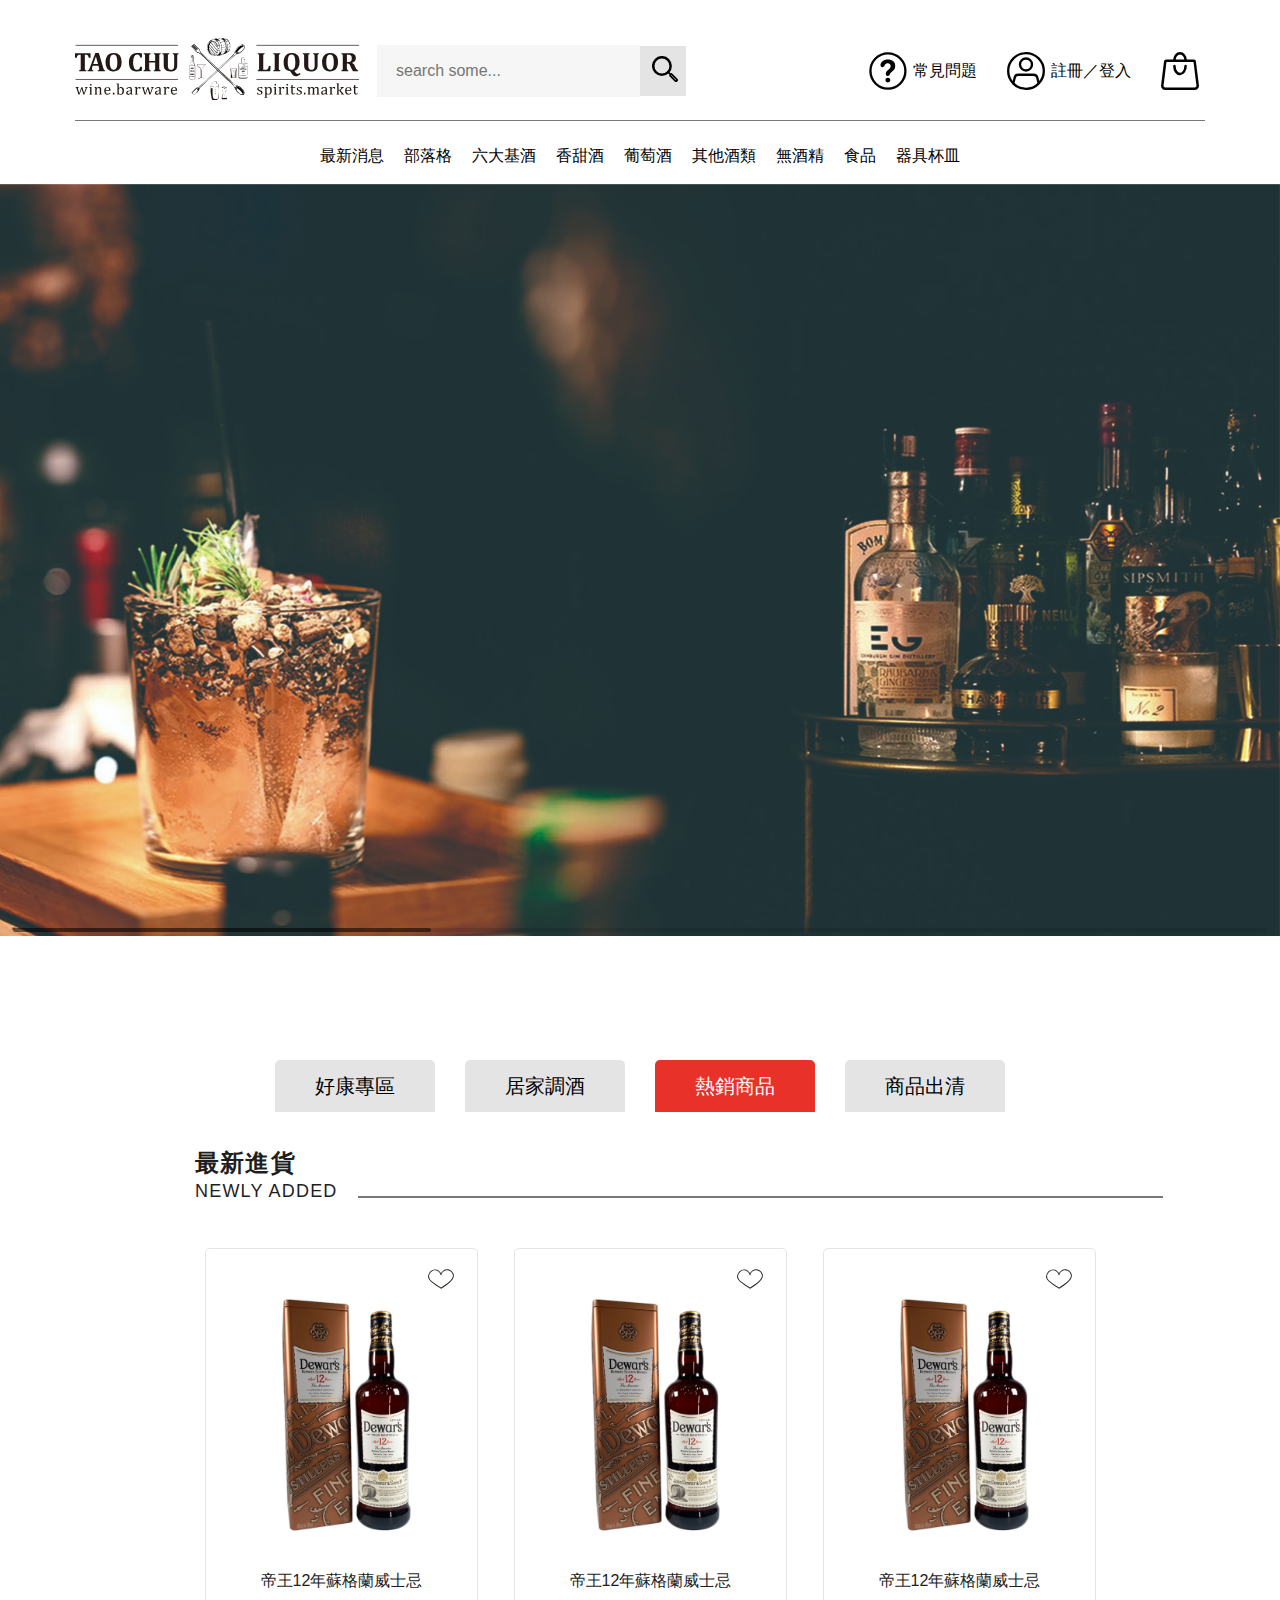
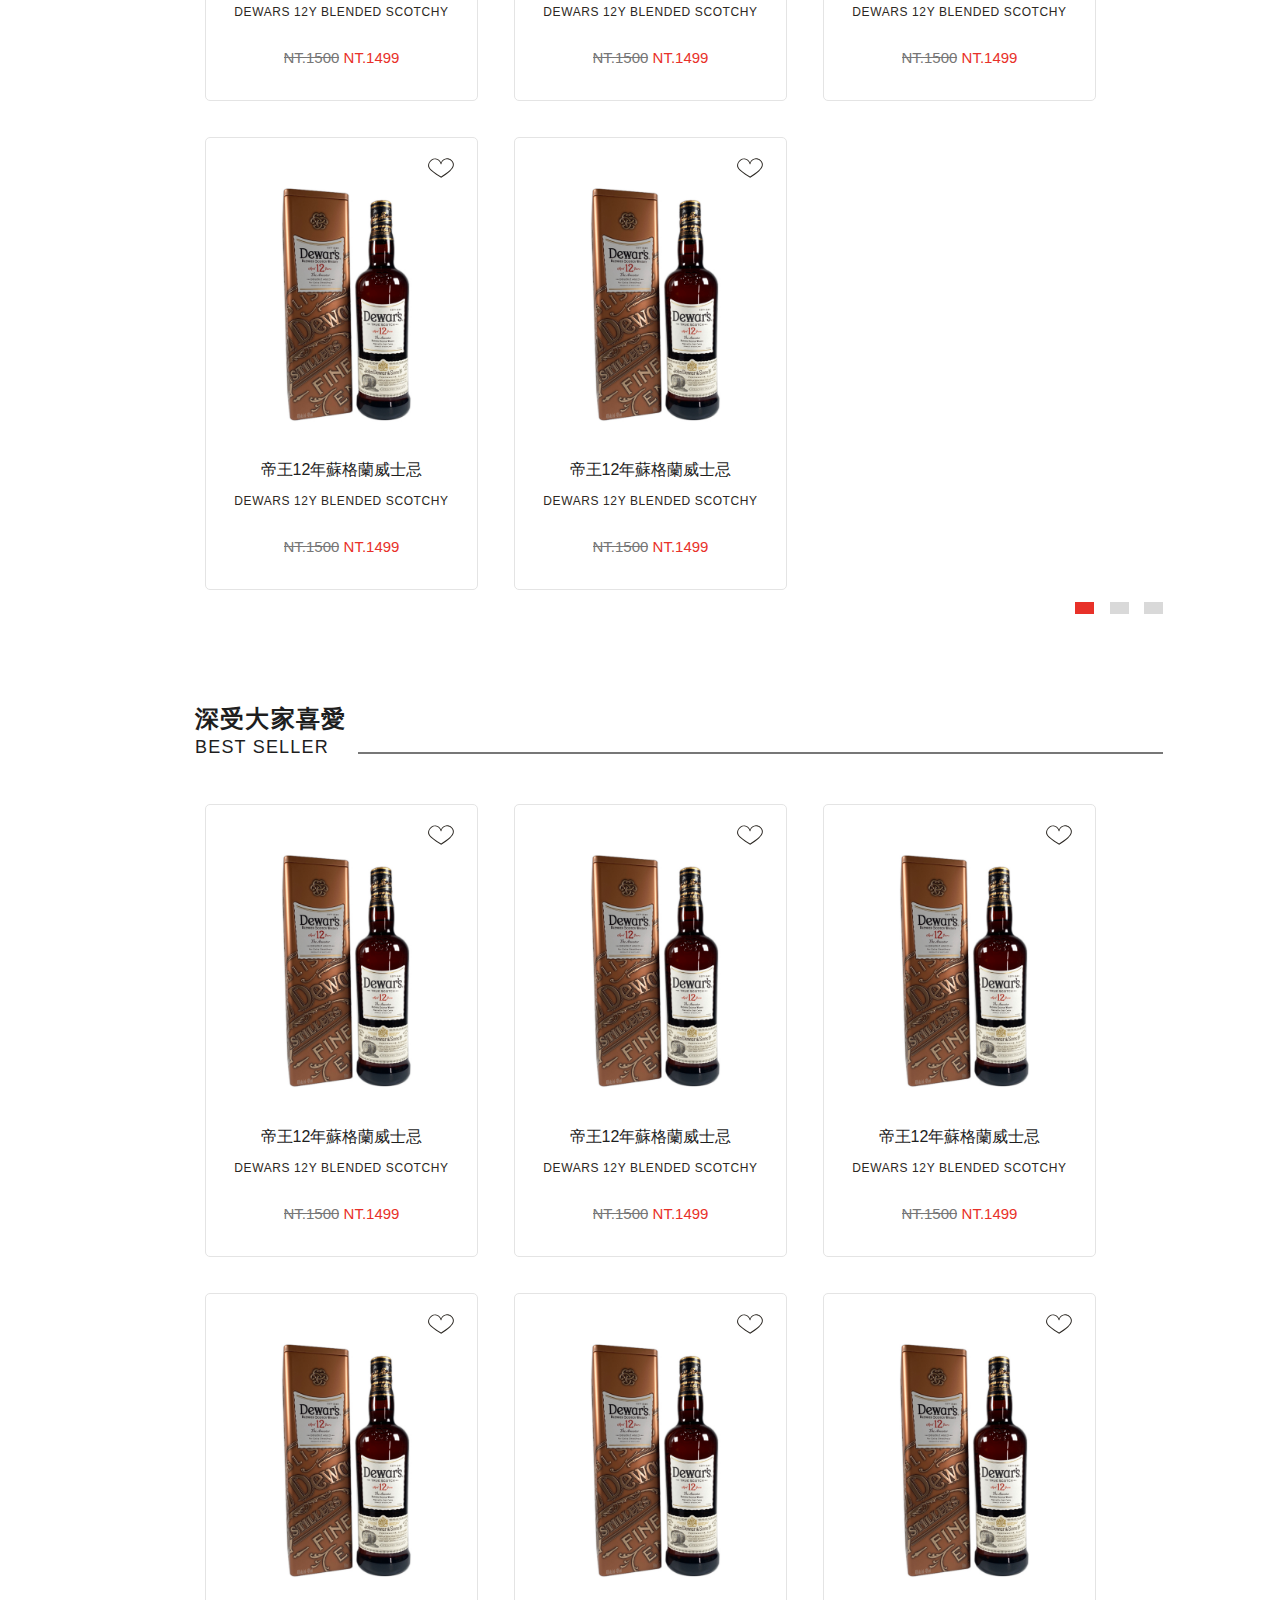
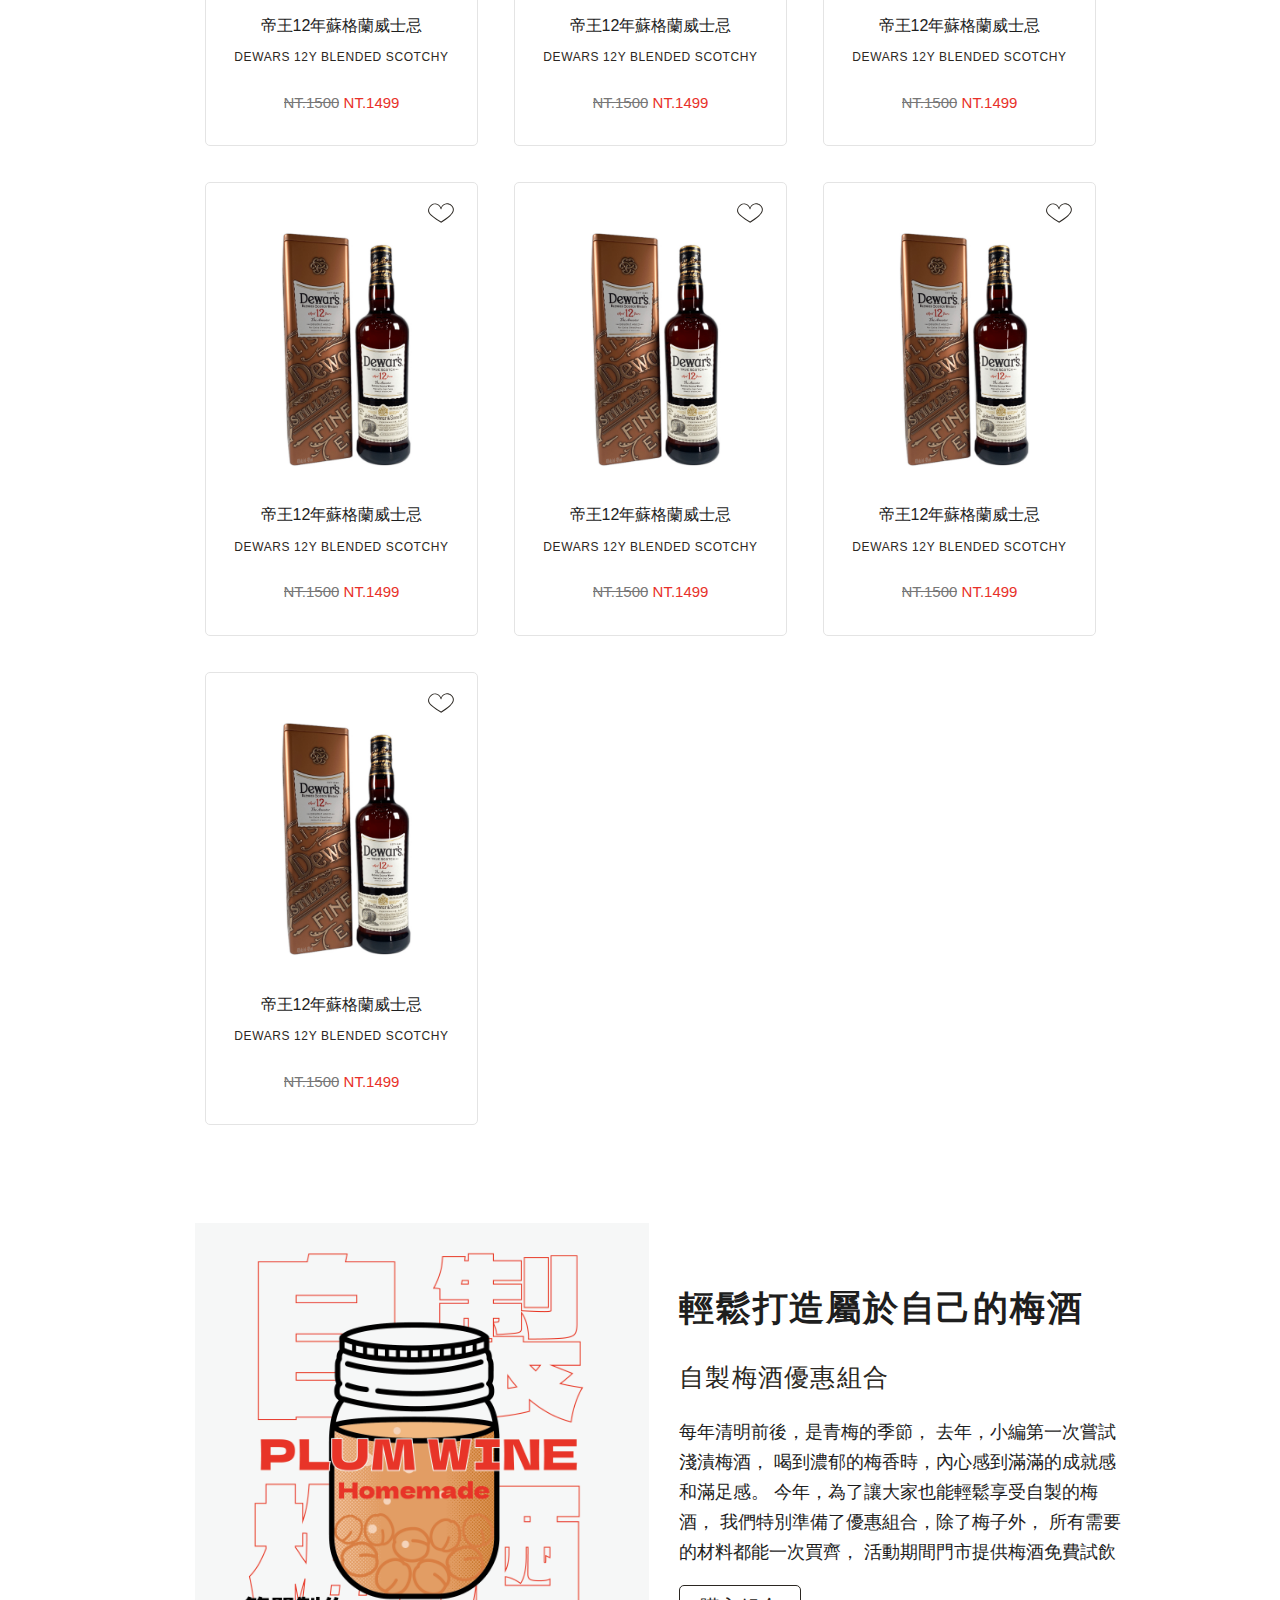
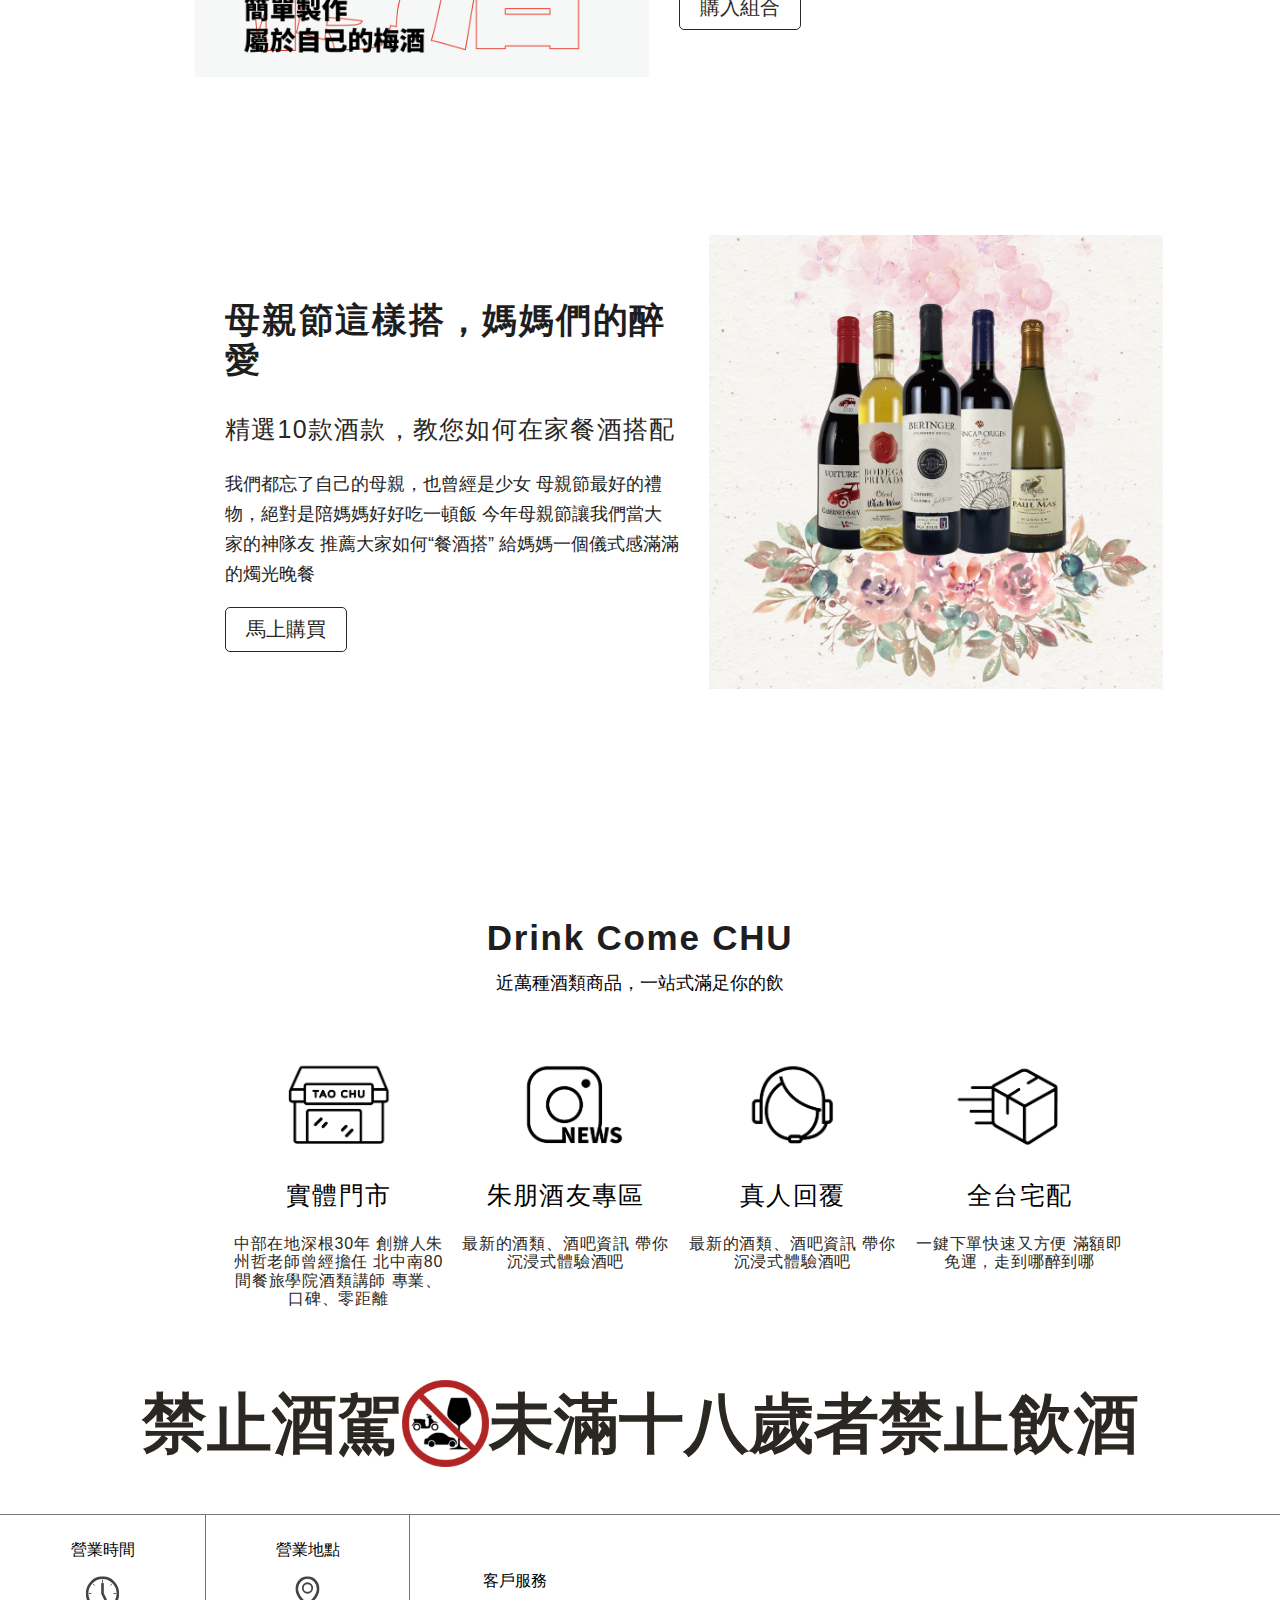
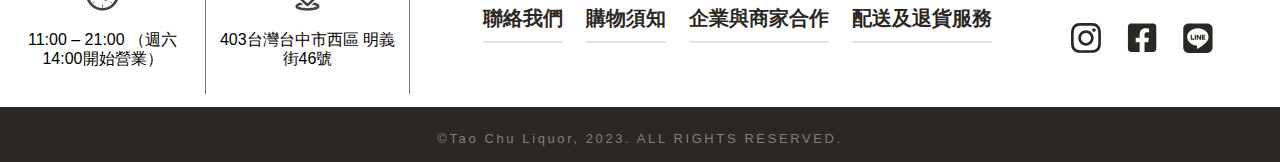
<file: index.html>
<!DOCTYPE html>
<html lang="zh-Hant">
<head>
  <meta charset="UTF-8">
  <meta name="viewport" content="width=device-width, initial-scale=1.0">
  <link
    rel="stylesheet"
    href="https://cdn.jsdelivr.net/npm/swiper@11/swiper-bundle.min.css"
  />
  <link href="https://cdn.jsdelivr.net/npm/bootstrap@5.3.2/dist/css/bootstrap.min.css" rel="stylesheet" integrity="sha384-T3c6CoIi6uLrA9TneNEoa7RxnatzjcDSCmG1MXxSR1GAsXEV/Dwwykc2MPK8M2HN" crossorigin="anonymous">

  <script src="https://cdn.jsdelivr.net/npm/swiper@11/swiper-bundle.min.js"></script>

  <link rel="stylesheet" href="./CSS/normalize.css">
  <link rel="stylesheet" href="./CSS/main.css">
  <link rel="stylesheet" href="./CSS/home.css">
  
  <title>陶朱行 Tao Chu Liquor</title>
</head>
<body>
  <!-- Header -->
  <header class="header-wrap">
    <div class="header-search">
      <a href="./">
        <img src="./images/logo.svg" alt="陶朱行 Tao Chu Liquor" class="logo">
      </a>
      
      <div class="header-search-wrap">
        <input type="text" class="header-search-container" placeholder="search some...">

        <button type="submit" class="header-search-handler">
          <img src="./images/zoomin-icon.svg" alt="">
        </button>
      </div>

    </div>


    
    <ul class="manage-container">
     <li class="qa">
        <img src="./images/faq-icon.svg" alt="">
        <p>常見問題</p>
      </li>
      
      <li class="vector">
        <img src="./images/Vector.svg" alt="">
        <p>註冊／登入</p>
      </li>

      <li class="shopping">
        <img src="./images/shoping-bag.svg" alt="">
      </li>
    </ul>
    
  </header>

  <main>
    <nav class="nav-wrap">
      <ul>
        <li><a href="./products.html">最新消息</a></li>
        <li><a href="./blogList.html">部落格</a></li>
        <li><a href="./products.html">六大基酒</a></li>
        <li><a href="./products.html">香甜酒</a></li>
        <li><a href="./products.html">葡萄酒</a></li>
        <li><a href="./products.html">其他酒類</a></li>
        <li><a href="./products.html">無酒精</a></li>
        <li><a href="./products.html">食品</a></li>
        <li><a href="./products.html">器具杯皿</a></li>
      </ul>
    </nav>

    <section> 
      <div class="swiper">
        
        <div class="swiper-wrapper">
        
          <div class="swiper-slide">
            <img src="./images/swiper/loop1.jpg" alt="">
          </div>

          <div class="swiper-slide">
            <img src="./images/swiper/loop2.jpg" alt="">
          </div>

          <div class="swiper-slide">
            <img src="./images/swiper/loop3.jpg" alt="">
          </div>
    
        </div>

        
        <div class="swiper-scrollbar"></div>
      </div>
    </section>

    <section class="campaign-wrap">
      <ul class="campaign-head">
        <li>好康專區</li>
        <li>居家調酒</li>
        <li class="active">熱銷商品</li>
        <li>商品出清</li>
      </ul>

      <div class="campaign-container">
        <p class="campaign-container-label">最新進貨</p>
        <p class="campaign-container-label-sub">NEWLY ADDED</p>

        <div class="campaign-container-product">
          <div class="campaign-container-product-item">
            <img src="./images/product/product1.jpg" alt="">

            <p>帝王12年蘇格蘭威士忌</p>
            <p>DEWARS 12Y BLENDED SCOTCHY</p>
            <p>
              <span class="primary-gray discount">NT.1500</span>
              <span class="primary-red">NT.1499</span>
            </p>

            <img src="./images/heart-icon.svg" alt="" class="campaign-container-product-item-fav">
          </div>
          <div class="campaign-container-product-item">
            <img src="./images/product/product1.jpg" alt="">

            <p>帝王12年蘇格蘭威士忌</p>
            <p>DEWARS 12Y BLENDED SCOTCHY</p>
            <p>
              <span class="primary-gray discount">NT.1500</span>
              <span class="primary-red">NT.1499</span>
            </p>

            <img src="./images/heart-icon.svg" alt="" class="campaign-container-product-item-fav">
          </div>
          <div class="campaign-container-product-item">
            <img src="./images/product/product1.jpg" alt="">

            <p>帝王12年蘇格蘭威士忌</p>
            <p>DEWARS 12Y BLENDED SCOTCHY</p>
            <p>
              <span class="primary-gray discount">NT.1500</span>
              <span class="primary-red">NT.1499</span>
            </p>

            <img src="./images/heart-icon.svg" alt="" class="campaign-container-product-item-fav">
          </div>
          <div class="campaign-container-product-item">
            <img src="./images/product/product1.jpg" alt="">

            <p>帝王12年蘇格蘭威士忌</p>
            <p>DEWARS 12Y BLENDED SCOTCHY</p>
            <p>
              <span class="primary-gray discount">NT.1500</span>
              <span class="primary-red">NT.1499</span>
            </p>

            <img src="./images/heart-icon.svg" alt="" class="campaign-container-product-item-fav">
          </div>
          <div class="campaign-container-product-item">
            <img src="./images/product/product1.jpg" alt="">

            <p>帝王12年蘇格蘭威士忌</p>
            <p>DEWARS 12Y BLENDED SCOTCHY</p>
            <p>
              <span class="primary-gray discount">NT.1500</span>
              <span class="primary-red">NT.1499</span>
            </p>

            <img src="./images/heart-icon.svg" alt="" class="campaign-container-product-item-fav">
          </div>
        </div>

        

        <div class="campaign-navigation">
          <span class="active"></span>
          <span></span>
          <span></span>
        </div>
      </div>
    </section>

    <section class="campaign-wrap">

      <div class="campaign-container">
        <p class="campaign-container-label">深受大家喜愛</p>
        <p class="campaign-container-label-sub">BEST SELLER</p>

        <div class="campaign-container-product">
          <div class="campaign-container-product-item">
            <img src="./images/product/product1.jpg" alt="">

            <p>帝王12年蘇格蘭威士忌</p>
            <p>DEWARS 12Y BLENDED SCOTCHY</p>
            <p>
              <span class="primary-gray discount">NT.1500</span>
              <span class="primary-red">NT.1499</span>
            </p>

            <img src="./images/heart-icon.svg" alt="" class="campaign-container-product-item-fav">
          </div>

          <div class="campaign-container-product-item">
            <img src="./images/product/product1.jpg" alt="">

            <p>帝王12年蘇格蘭威士忌</p>
            <p>DEWARS 12Y BLENDED SCOTCHY</p>
            <p>
              <span class="primary-gray discount">NT.1500</span>
              <span class="primary-red">NT.1499</span>
            </p>

            <img src="./images/heart-icon.svg" alt="" class="campaign-container-product-item-fav">
          </div>

          <div class="campaign-container-product-item">
            <img src="./images/product/product1.jpg" alt="">

            <p>帝王12年蘇格蘭威士忌</p>
            <p>DEWARS 12Y BLENDED SCOTCHY</p>
            <p>
              <span class="primary-gray discount">NT.1500</span>
              <span class="primary-red">NT.1499</span>
            </p>

            <img src="./images/heart-icon.svg" alt="" class="campaign-container-product-item-fav">
          </div>
          
          <div class="campaign-container-product-item">
            <img src="./images/product/product1.jpg" alt="">

            <p>帝王12年蘇格蘭威士忌</p>
            <p>DEWARS 12Y BLENDED SCOTCHY</p>
            <p>
              <span class="primary-gray discount">NT.1500</span>
              <span class="primary-red">NT.1499</span>
            </p>

            <img src="./images/heart-icon.svg" alt="" class="campaign-container-product-item-fav">
          </div>

          <div class="campaign-container-product-item">
            <img src="./images/product/product1.jpg" alt="">

            <p>帝王12年蘇格蘭威士忌</p>
            <p>DEWARS 12Y BLENDED SCOTCHY</p>
            <p>
              <span class="primary-gray discount">NT.1500</span>
              <span class="primary-red">NT.1499</span>
            </p>

            <img src="./images/heart-icon.svg" alt="" class="campaign-container-product-item-fav">
          </div>

          <div class="campaign-container-product-item">
            <img src="./images/product/product1.jpg" alt="">

            <p>帝王12年蘇格蘭威士忌</p>
            <p>DEWARS 12Y BLENDED SCOTCHY</p>
            <p>
              <span class="primary-gray discount">NT.1500</span>
              <span class="primary-red">NT.1499</span>
            </p>

            <img src="./images/heart-icon.svg" alt="" class="campaign-container-product-item-fav">
          </div>

          <div class="campaign-container-product-item">
            <img src="./images/product/product1.jpg" alt="">

            <p>帝王12年蘇格蘭威士忌</p>
            <p>DEWARS 12Y BLENDED SCOTCHY</p>
            <p>
              <span class="primary-gray discount">NT.1500</span>
              <span class="primary-red">NT.1499</span>
            </p>

            <img src="./images/heart-icon.svg" alt="" class="campaign-container-product-item-fav">
          </div>

          <div class="campaign-container-product-item">
            <img src="./images/product/product1.jpg" alt="">

            <p>帝王12年蘇格蘭威士忌</p>
            <p>DEWARS 12Y BLENDED SCOTCHY</p>
            <p>
              <span class="primary-gray discount">NT.1500</span>
              <span class="primary-red">NT.1499</span>
            </p>

            <img src="./images/heart-icon.svg" alt="" class="campaign-container-product-item-fav">
          </div>

          <div class="campaign-container-product-item">
            <img src="./images/product/product1.jpg" alt="">

            <p>帝王12年蘇格蘭威士忌</p>
            <p>DEWARS 12Y BLENDED SCOTCHY</p>
            <p>
              <span class="primary-gray discount">NT.1500</span>
              <span class="primary-red">NT.1499</span>
            </p>

            <img src="./images/heart-icon.svg" alt="" class="campaign-container-product-item-fav">
          </div>

          <div class="campaign-container-product-item">
            <img src="./images/product/product1.jpg" alt="">

            <p>帝王12年蘇格蘭威士忌</p>
            <p>DEWARS 12Y BLENDED SCOTCHY</p>
            <p>
              <span class="primary-gray discount">NT.1500</span>
              <span class="primary-red">NT.1499</span>
            </p>

            <img src="./images/heart-icon.svg" alt="" class="campaign-container-product-item-fav">
          </div>
        </div>
      </div>
    </section>
    <section class="intro-wrap">
      <div class="intro-card-container">
        <div class="intro-card">
          <div>
            <img src="./images//intro/sweetmei.png" alt="">
          </div>

          <div class="intro-card-ctx">
            <p class="intro-card-ctx-main">
              輕鬆打造屬於自己的梅酒
            </p>
            <p class="intro-card-ctx-sub">
              自製梅酒優惠組合
            </p>
            <p class="intro-card-ctx-detail">
              每年清明前後，是青梅的季節， 去年，小編第一次嘗試淺漬梅酒， 喝到濃郁的梅香時，內心感到滿滿的成就感和滿足感。 今年，為了讓大家也能輕鬆享受自製的梅酒， 我們特別準備了優惠組合，除了梅子外， 所有需要的材料都能一次買齊， 活動期間門市提供梅酒免費試飲
            </p>
            
            <a href="#" class="intro-card-ctx-link">購入組合</a>
          </div>
        </div>

        <div class="intro-card">
          <div class="intro-card-ctx">
            <p class="intro-card-ctx-main">
              母親節這樣搭，媽媽們的醉愛
            </p>
            <p class="intro-card-ctx-sub">
              精選10款酒款，教您如何在家餐酒搭配
            </p>
            <p class="intro-card-ctx-detail">
              我們都忘了自己的母親，也曾經是少女 母親節最好的禮物，絕對是陪媽媽好好吃一頓飯 今年母親節讓我們當大家的神隊友 推薦大家如何“餐酒搭” 給媽媽一個儀式感滿滿的燭光晚餐
            </p>
            
            <a href="#" class="intro-card-ctx-link">馬上購買</a>
          </div>

          <div>
            <img src="./images//intro/motherfest.png" alt="">
          </div>
        </div>
      
      </div>
    </section>

    <section class="about-wrap">
      <p class="about-head-main">Drink Come CHU</p>
      <p class="about-head-sub">近萬種酒類商品，一站式滿足你的飲</p>

      <div class="about-container">
        <div class="about-item">
          <img src="./images/icons/store.png" alt="">
          <p>實體門市</p>
          <p>中部在地深根30年
            創辦人朱州哲老師曾經擔任
            北中南80間餐旅學院酒類講師
            專業、口碑、零距離</p>
        </div>

        <div class="about-item">
          <img src="./images//icons/news.png" alt="">
          <p>朱朋酒友專區</p>
          <p>最新的酒類、酒吧資訊
            帶你沉浸式體驗酒吧</p>
        </div>

        <div class="about-item">
          <img src="./images//icons/service.png" alt="">
          <p>真人回覆</p>
          <p>最新的酒類、酒吧資訊
            帶你沉浸式體驗酒吧</p>
        </div>

        <div class="about-item">
          <img src="./images//icons/deliver.png" alt="">
          <p>全台宅配</p>
          <p>一鍵下單快速又方便
            滿額即免運，走到哪醉到哪</p>
        </div>
      </div>
    </section>

  </main>


  <div class="notice">
    <span>禁止酒駕</span>
    <img src="./images/icons/wlogo.svg" alt="">
    <span>未滿十八歲者禁止飲酒</span>
  </div>

  <div class="info-wrap">
    <div class="info-about">
      <div class="info-location">
        <p>營業時間</p>
        <img src="./images/icons/time.svg" alt="">
        <p>11:00 – 21:00
          （週六14:00開始營業）</p>
      </div>
  
      <div  class="info-time">
        <p>營業地點</p>
        <img src="./images//icons/location.svg" alt="">
        <p>403台灣台中市西區
          明義街46號</p>
      </div>
    </div>
    
    <div class="info-container">
      <div class="info-services">
        <p>客戶服務</p>
        <div class="info-services-list">
          <a href="#">聯絡我們</a>
          <a href="#">購物須知</a>
          <a href="#">企業與商家合作</a>
          <a href="#">配送及退貨服務</a>
        </div>
        
      </div>
      
      <div class="info-external">
        <a href="#">
          <img src="./images//icons/icon_Instagram.svg" alt="">
        </a>
        <a href="#">
          <img src="./images//icons/icon_Facebook.svg" alt="">
        </a>
        <a href="#">
          <img src="./images//icons/icon_Line.svg" alt="">
        </a>
      </div>
    </div>

  </div>

  <footer>
    <p>
      ©Tao Chu Liquor, 2023. ALL RIGHTS RESERVED.
    </p>
  </footer>
  

  <script src="./js/swiper.js"></script>
</body>
</html>
</file>
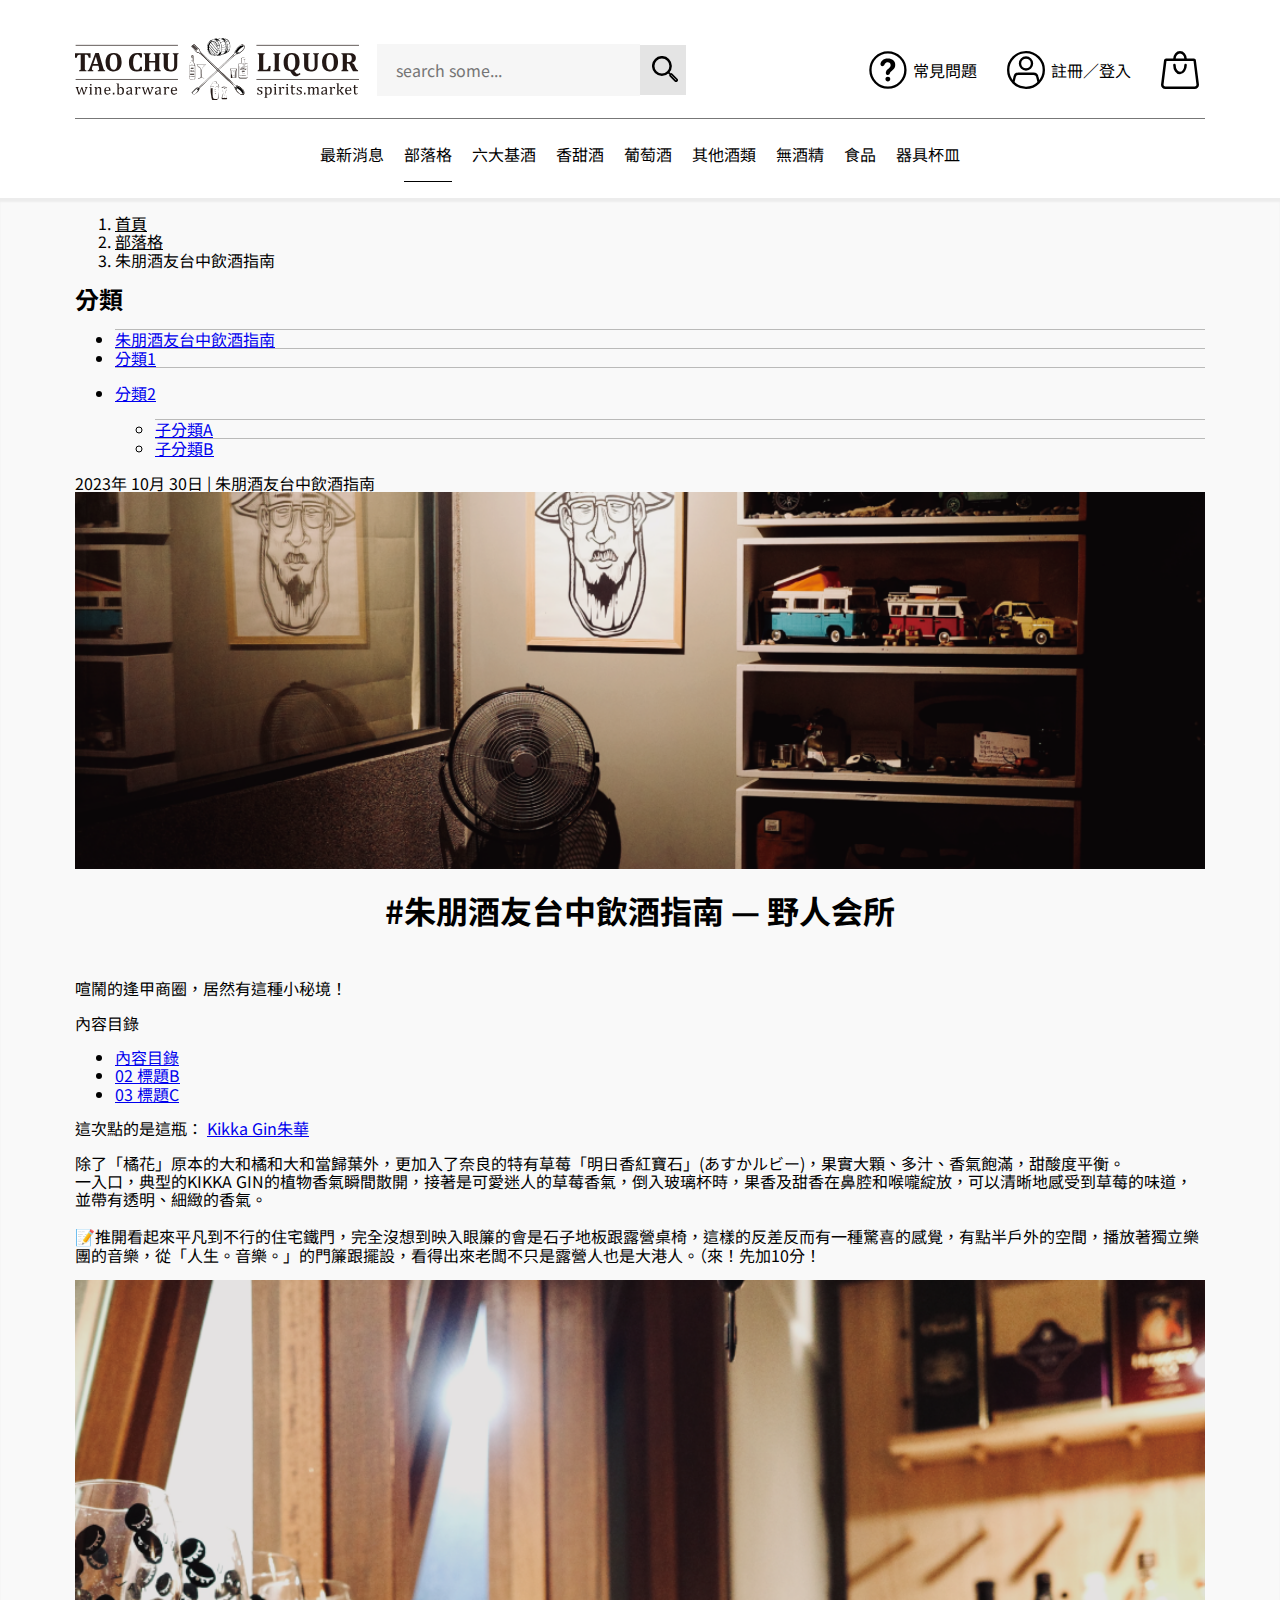
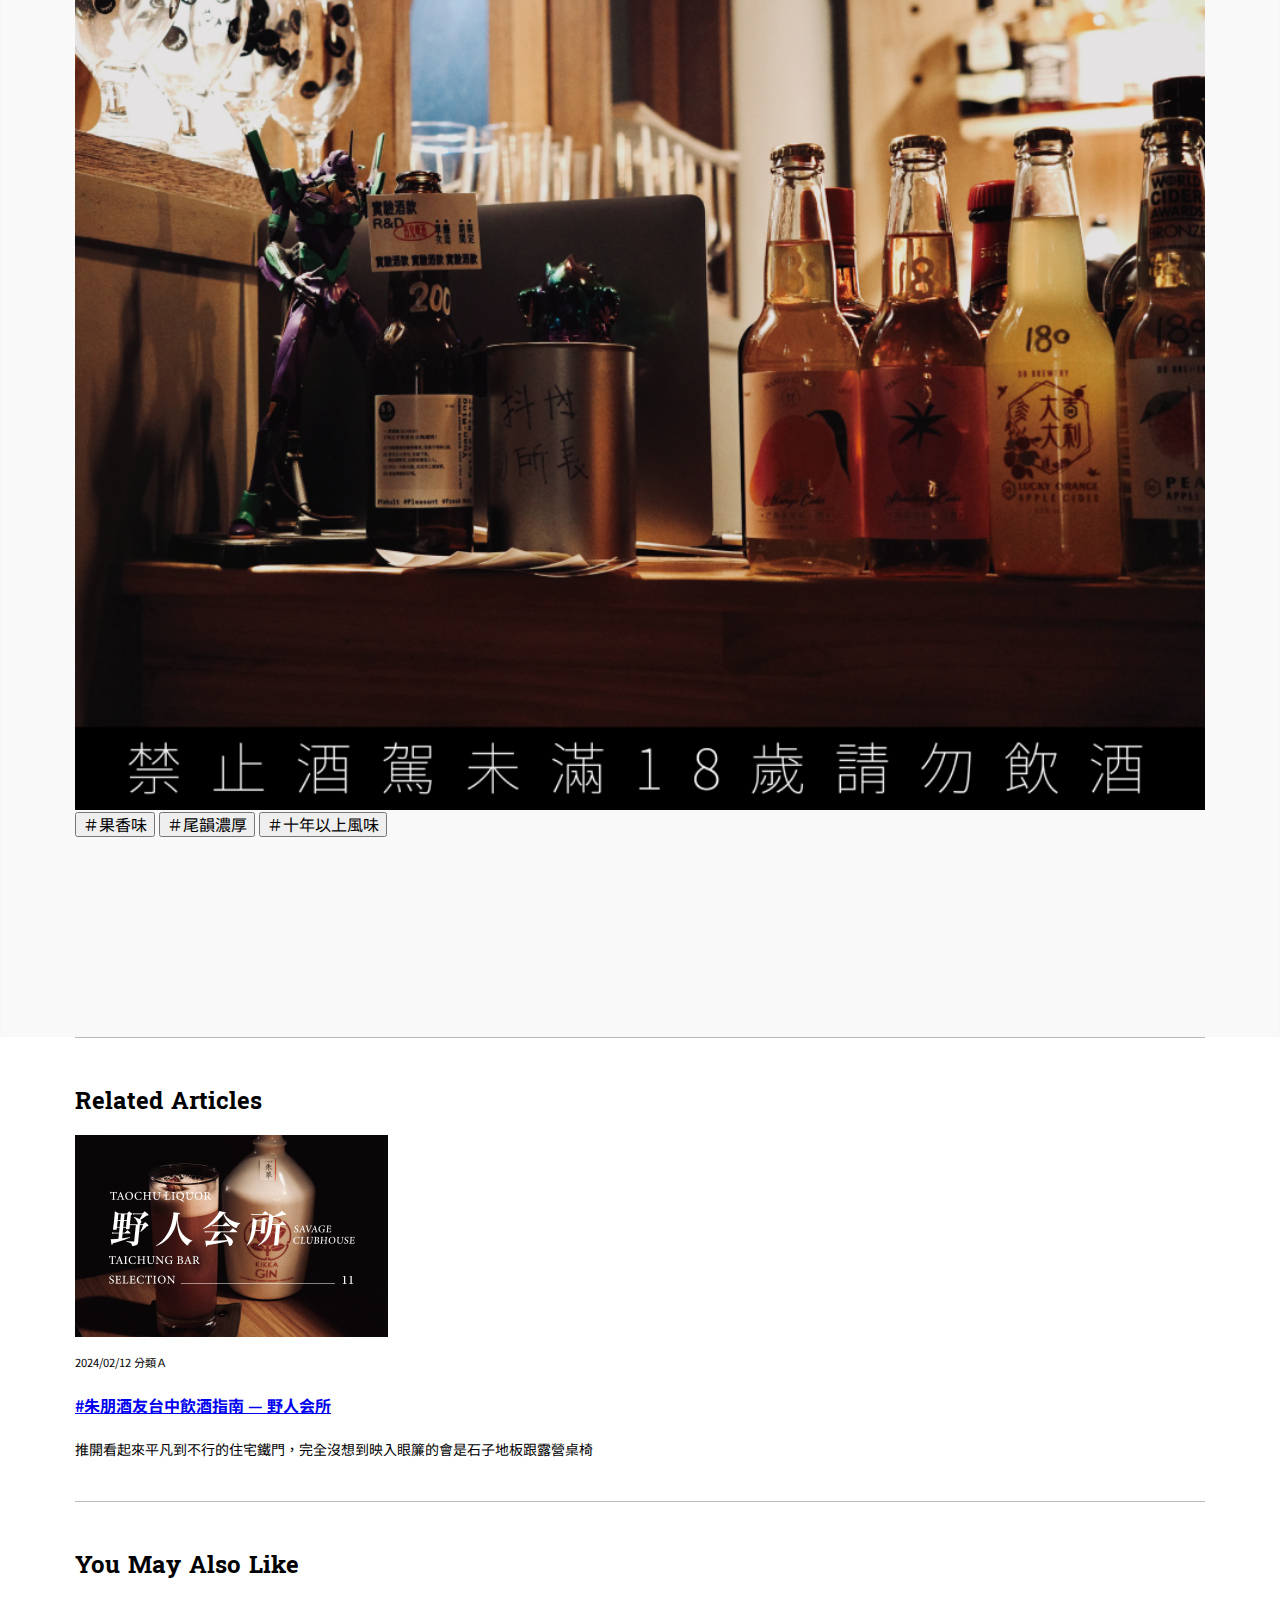
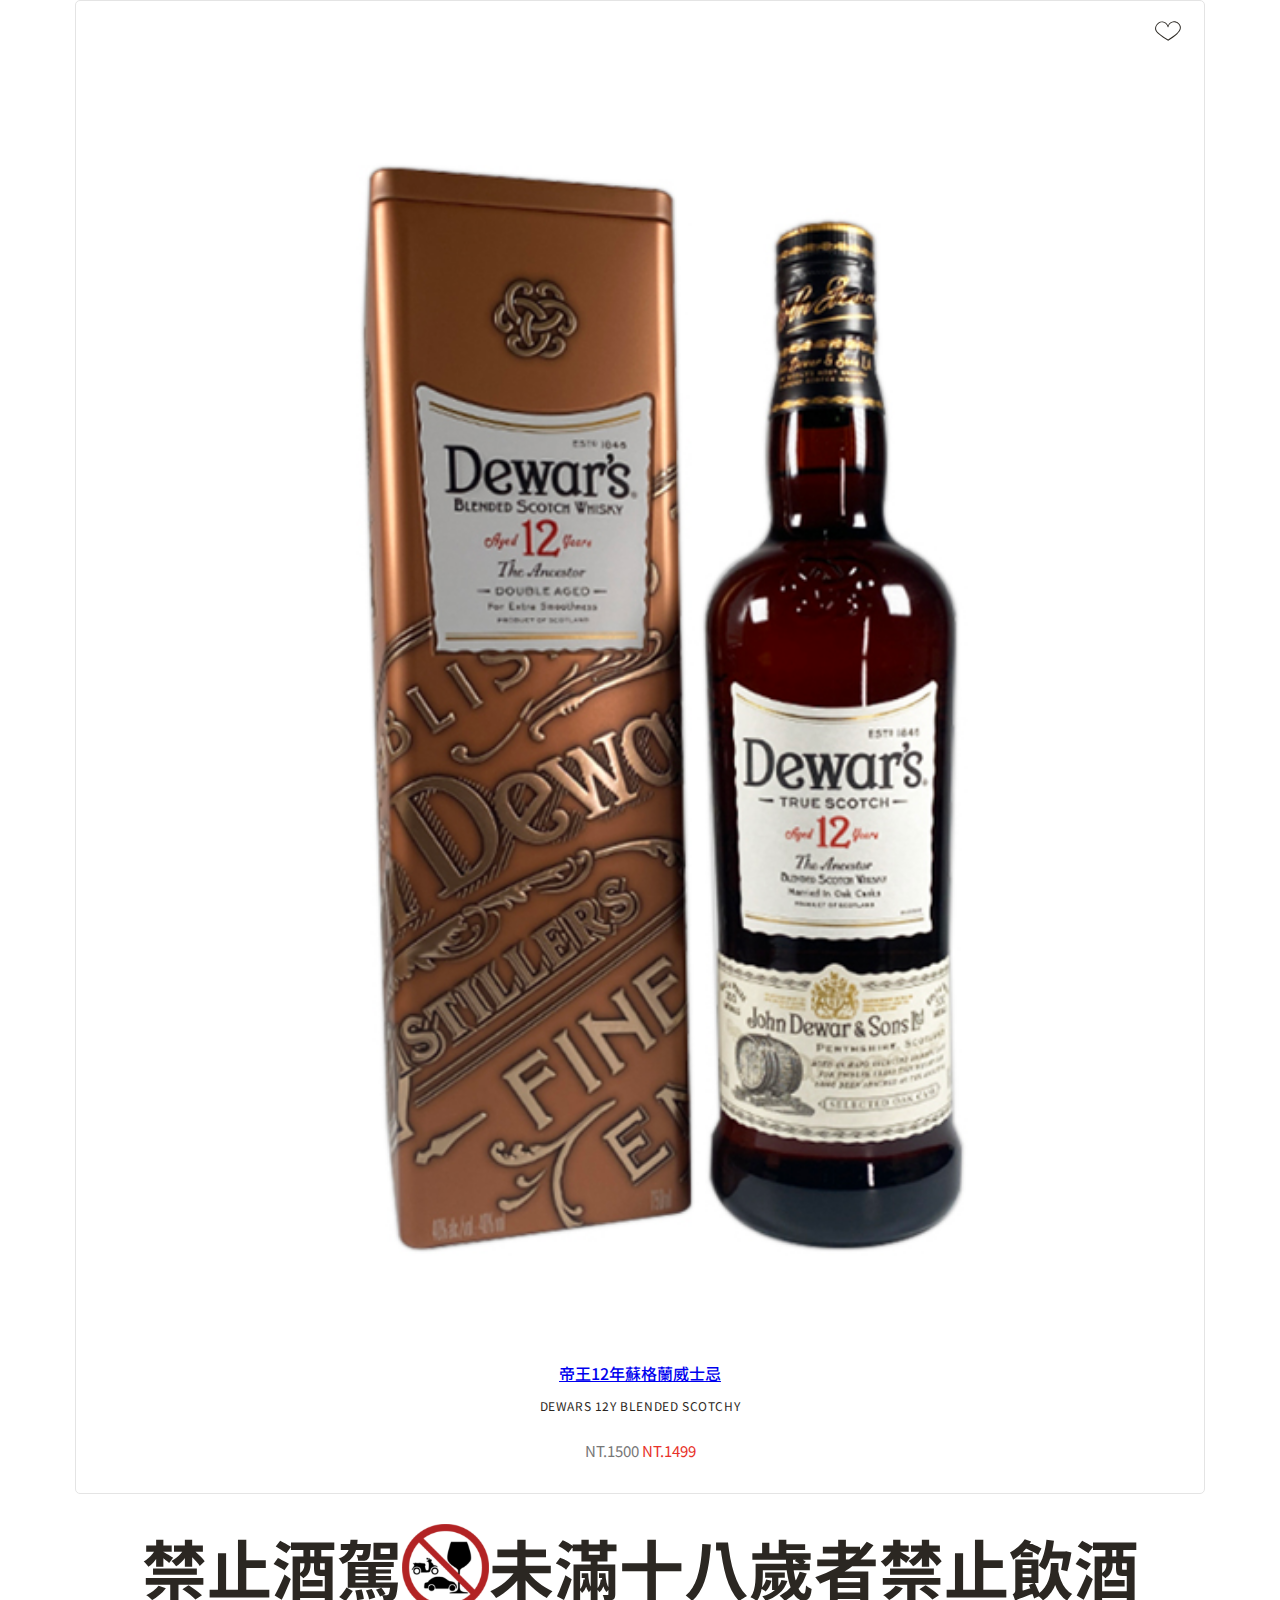
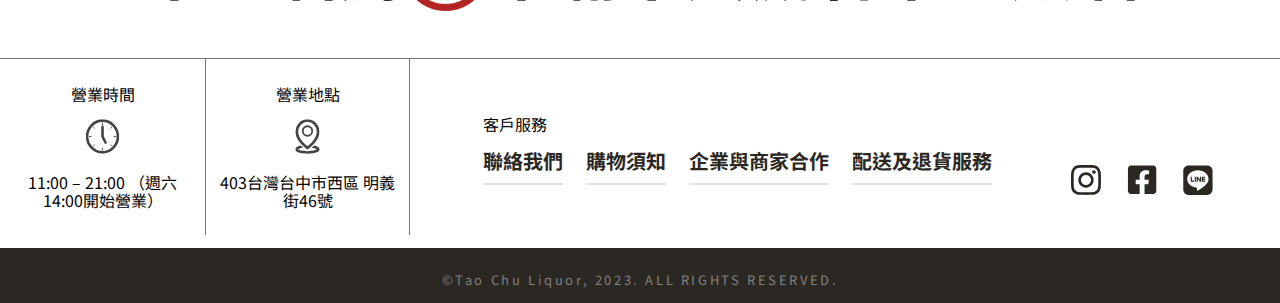
<file: blogArticle.html>
<!DOCTYPE html>
<html lang="en">
<head>
  <meta charset="UTF-8">
  <meta name="viewport" content="width=device-width, initial-scale=1.0">
  <title>#朱朋酒友台中飲酒指南 — 野人会所 | 陶朱行 Tao Chu Liquor</title>

  <link rel="preconnect" href="https://fonts.googleapis.com">
  <link rel="preconnect" href="https://fonts.gstatic.com" crossorigin>
  <link href="https://fonts.googleapis.com/css2?family=Battambang:wght@400;700&family=Noto+Sans+TC&display=swap" rel="stylesheet">
  
  <link href="https://cdn.jsdelivr.net/npm/bootstrap@5.3.2/dist/css/bootstrap.min.css" rel="stylesheet" integrity="sha384-T3c6CoIi6uLrA9TneNEoa7RxnatzjcDSCmG1MXxSR1GAsXEV/Dwwykc2MPK8M2HN" crossorigin="anonymous">

  <link rel="stylesheet" href="./CSS/bs-overwrite.css">
  <link rel="stylesheet" href="./CSS/normalize.css">
  <link rel="stylesheet" href="./CSS/main.css">
  <link rel="stylesheet" href="./CSS/blog.css">

</head>
<body>
  <!-- Header -->
  <header class="header-wrap">
    <div class="header-search">
      <a href="./">
        <img src="./images/logo.svg" alt="陶朱行 Tao Chu Liquor" class="logo">
      </a>
      
      <div class="header-search-wrap">
        <input type="text" class="header-search-container" placeholder="search some...">

        <button type="submit" class="header-search-handler">
          <img src="./images/zoomin-icon.svg" alt="">
        </button>
      </div>

    </div>

    
    <ul class="manage-container">
     <li class="qa">
        <img src="./images/faq-icon.svg" alt="">
        <p>常見問題</p>
      </li>
      
      <li class="vector">
        <img src="./images/Vector.svg" alt="">
        <p>註冊／登入</p>
      </li>

      <li class="shopping">
        <img src="./images/shoping-bag.svg" alt="">
      </li>
    </ul>
    
  </header>
  <nav class="nav-wrap">
    <ul>
      <li><a href="./products.html">最新消息</a></li>
      <li><a href="./blogList.html" class="nav-active">部落格</a></li>
      <li><a href="./products.html">六大基酒</a></li>
      <li><a href="./products.html">香甜酒</a></li>
      <li><a href="./products.html">葡萄酒</a></li>
      <li><a href="./products.html">其他酒類</a></li>
      <li><a href="./products.html">無酒精</a></li>
      <li><a href="./products.html">食品</a></li>
      <li><a href="./products.html">器具杯皿</a></li>
    </ul>
  </nav>

  <main class="page-content page-blog-article">
    <nav class="nav-breadcrumb" aria-label="breadcrumb">
      <ol class="breadcrumb">
        <li class="breadcrumb-item"><a href="./">首頁</a></li>
        <li class="breadcrumb-item"><a href="./blogList.html">部落格</a></li>
        <li class="breadcrumb-item active" aria-current="page">朱朋酒友台中飲酒指南</li>
      </ol>
    </nav>
    <div class="container">
      <div class="row mt-5">
        <div class="col-sm-12 col-md-3 blog-sidemenu">
          <div class="sidemenu-title mb-2">分類</div>
          
          <ul class="nav flex-column tree-cat">
            <li class="nav-item">
              <a class="nav-link active" aria-current="page" href="#">朱朋酒友台中飲酒指南</a>
            </li>
            <li class="nav-item">
              <a class="nav-link" href="#">分類1</a>
            </li>
            <li class="nav-item">
              <p class="d-inline-flex gap-1">
                <a class="nav-link" data-bs-toggle="collapse" href="#collapseSubcat" aria-expanded="false" aria-controls="collapseSubcat">
                  分類2
                </a>
              </p>
              <div class="collapse" id="collapseSubcat">
                <ul class="nav flex-column">
                  <li class="nav-item">
                    <a class="nav-link active" aria-current="page" href="#">子分類A</a>
                  </li>
                  <li class="nav-item">
                    <a class="nav-link" href="#">子分類B</a>
                  </li>
                </ul>
              </div>
            </li>
          </ul>
        </div>
        <div class="col-sm-12 col-md-9">
          <article class="article-main">
            <div class="article-info mb-3">
              2023年 10月 30日  |  朱朋酒友台中飲酒指南
            </div>
            <img src="./images/article2.png" alt="">
            <h1>#朱朋酒友台中飲酒指南 — 野人会所</h1>
            <p>喧鬧的逢甲商圈，居然有這種小秘境！</p>
            <div class="article-content mb-3">
              內容目錄
              <ul class="nav flex-column">
                <li class="nav-item">
                  <a class="nav-link active" aria-current="page" href="#">內容目錄</a>
                </li>
                <li class="nav-item">
                  <a class="nav-link" href="#">02 標題B</a>
                </li>
                <li class="nav-item">
                  <a class="nav-link" href="#">03 標題C</a>
                </li>
              </ul>
            </div>
            <p class="article-booze mb-4">
              這次點的是這瓶：
              <a href="./product.html">Kikka Gin朱華</a>
            </p>
            <p>
              除了「橘花」原本的大和橘和大和當歸葉外，更加入了奈良的特有草莓「明日香紅寶石」(あすかルビー)，果實大顆、多汁、香氣飽滿，甜酸度平衡。<br>
              一入口，典型的KIKKA GIN的植物香氣瞬間散開，接著是可愛迷人的草莓香氣，倒入玻璃杯時，果香及甜香在鼻腔和喉嚨綻放，可以清晰地感受到草莓的味道，並帶有透明、細緻的香氣。<br>
              <br>
              📝推開看起來平凡到不行的住宅鐵門，完全沒想到映入眼簾的會是石子地板跟露營桌椅，這樣的反差反而有一種驚喜的感覺，有點半戶外的空間，播放著獨立樂團的音樂，從「人生。音樂。」的門簾跟擺設，看得出來老闆不只是露營人也是大港人。（來！先加10分！
            </p>
            <img src="./images/article3.png" alt="">

            <div class="article-tags mt-5">
              <button type="button" class="btn btn-secondary btn-chip">
                ＃果香味
              </button>
              <button type="button" class="btn btn-secondary btn-chip">
                ＃尾韻濃厚
              </button>
              <button type="button" class="btn btn-secondary btn-chip">
                ＃十年以上風味
              </button>
            </div>
          </article>
        </div>
      </div>
    </div>
  </main>
  <div class="block-bottom row justify-content-end">
    <div class="col-sm-12 col-md-9">
      <section class="container">
        <h2 class="style-font">Related Articles</h2>
        <div class="row mt-5">
          <div class="col-sm-6 col-xl-4">
            <div class="card blog-card">
              <img class="card-img-top" src="./images/article1.png" alt="Card image cap">
              <div class="card-body">
                <p class="card-text">
                  <small class="text-muted">2024/02/12</small>
                  <small class="text-danger float-end">分類Ａ</small>
                </p>
                <h5 class="card-title">
                  <a href="./blogArticle.html">#朱朋酒友台中飲酒指南 — 野人会所</a>
                  
                </h5>
                <p class="card-text">推開看起來平凡到不行的住宅鐵門，完全沒想到映入眼簾的會是石子地板跟露營桌椅</p>
              </div>
            </div>
          </div>
        </div>
      </section>
      <section class="container">
        <h2 class="style-font">You May Also Like</h2>
        <div class="row mt-5">
          <div class="col-sm-6 col-xl-3">
            <div class="card-product">
              <img src="./images/product/product1.jpg" alt="">
    
              <p><a href="./product.html">帝王12年蘇格蘭威士忌</a></p>
              <p>DEWARS 12Y BLENDED SCOTCHY</p>
              <p>
                <span class="primary-gray discount text-decoration-line-through">NT.1500</span>
                <span class="primary-red">NT.1499</span>
              </p>
    
              <img src="./images/heart-icon.svg" alt="" class="card-product-fav">
            </div>
          </div>
        </div>
      </section>

    </div>
  </div>
  


  <div class="notice">
    <span>禁止酒駕</span>
    <img src="./images/icons/wlogo.svg" alt="">
    <span>未滿十八歲者禁止飲酒</span>
  </div>

  <div class="info-wrap">
    <div class="info-about">
      <div class="info-location">
        <p>營業時間</p>
        <img src="./images/icons/time.svg" alt="">
        <p>11:00 – 21:00
          （週六14:00開始營業）</p>
      </div>
  
      <div  class="info-time">
        <p>營業地點</p>
        <img src="./images//icons/location.svg" alt="">
        <p>403台灣台中市西區
          明義街46號</p>
      </div>
    </div>
    
    <div class="info-container">
      <div class="info-services">
        <p>客戶服務</p>
        <div class="info-services-list">
          <a href="#">聯絡我們</a>
          <a href="#">購物須知</a>
          <a href="#">企業與商家合作</a>
          <a href="#">配送及退貨服務</a>
        </div>
        
      </div>
      
      <div class="info-external">
        <a href="#">
          <img src="./images//icons/icon_Instagram.svg" alt="">
        </a>
        <a href="#">
          <img src="./images//icons/icon_Facebook.svg" alt="">
        </a>
        <a href="#">
          <img src="./images//icons/icon_Line.svg" alt="">
        </a>
      </div>
    </div>

  </div>

  <footer>
    <p>
      ©Tao Chu Liquor, 2023. ALL RIGHTS RESERVED.
    </p>
  </footer>


  <!-- <script src="https://cdn.jsdelivr.net/npm/@popperjs/core@2.11.8/dist/umd/popper.min.js" integrity="sha384-I7E8VVD/ismYTF4hNIPjVp/Zjvgyol6VFvRkX/vR+Vc4jQkC+hVqc2pM8ODewa9r" crossorigin="anonymous"></script> -->
  <script src="https://cdn.jsdelivr.net/npm/bootstrap@5.3.2/dist/js/bootstrap.min.js" integrity="sha384-BBtl+eGJRgqQAUMxJ7pMwbEyER4l1g+O15P+16Ep7Q9Q+zqX6gSbd85u4mG4QzX+" crossorigin="anonymous"></script>
</body>
</html>
</file>
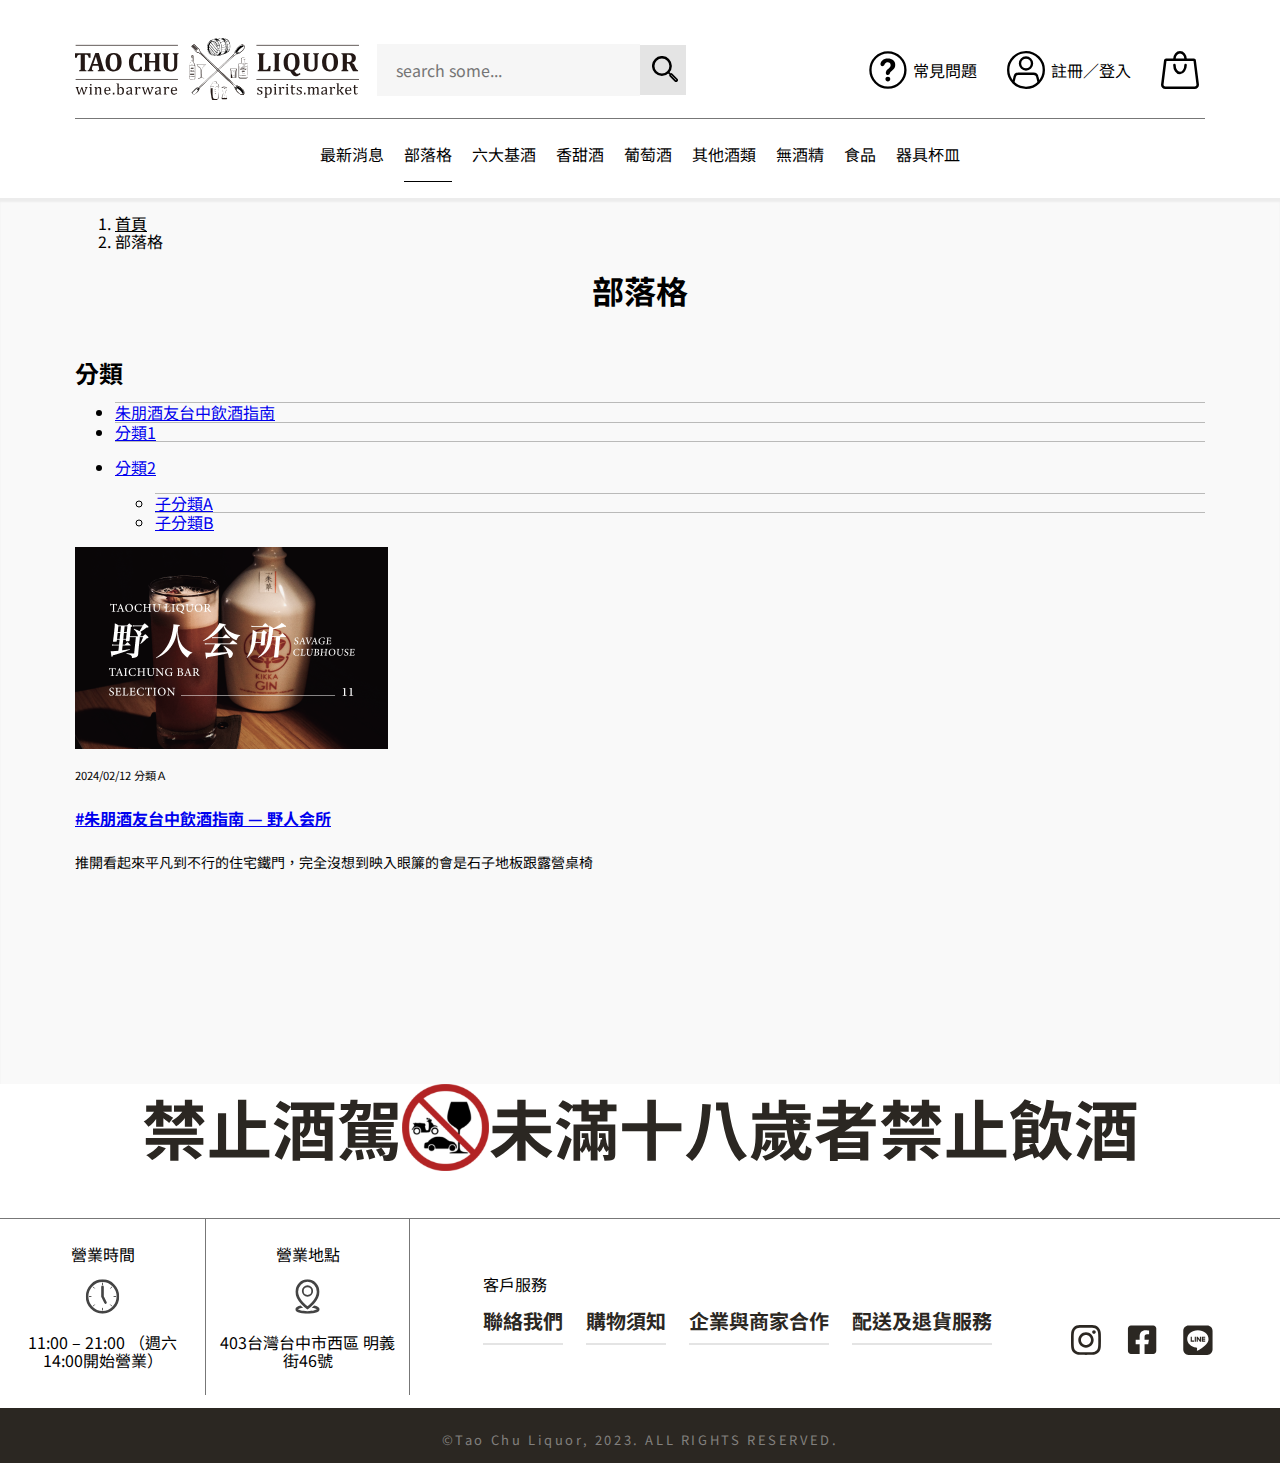
<file: blogList.html>
<!DOCTYPE html>
<html lang="en">
<head>
  <meta charset="UTF-8">
  <meta name="viewport" content="width=device-width, initial-scale=1.0">
  <title>部落格 | 陶朱行 Tao Chu Liquor</title>

  <link rel="preconnect" href="https://fonts.googleapis.com">
  <link rel="preconnect" href="https://fonts.gstatic.com" crossorigin>
  <link href="https://fonts.googleapis.com/css2?family=Battambang:wght@400;700&family=Noto+Sans+TC&display=swap" rel="stylesheet">
  
  <link href="https://cdn.jsdelivr.net/npm/bootstrap@5.3.2/dist/css/bootstrap.min.css" rel="stylesheet" integrity="sha384-T3c6CoIi6uLrA9TneNEoa7RxnatzjcDSCmG1MXxSR1GAsXEV/Dwwykc2MPK8M2HN" crossorigin="anonymous">

  <link rel="stylesheet" href="./CSS/bs-overwrite.css">
  <link rel="stylesheet" href="./CSS/normalize.css">
  <link rel="stylesheet" href="./CSS/main.css">
  <link rel="stylesheet" href="./CSS/blog.css">

</head>
<body>
  <!-- Header -->
  <header class="header-wrap">
    <div class="header-search">
      <a href="./">
        <img src="./images/logo.svg" alt="陶朱行 Tao Chu Liquor" class="logo">
      </a>
      
      <div class="header-search-wrap">
        <input type="text" class="header-search-container" placeholder="search some...">

        <button type="submit" class="header-search-handler">
          <img src="./images/zoomin-icon.svg" alt="">
        </button>
      </div>

    </div>

    
    <ul class="manage-container">
     <li class="qa">
        <img src="./images/faq-icon.svg" alt="">
        <p>常見問題</p>
      </li>
      
      <li class="vector">
        <img src="./images/Vector.svg" alt="">
        <p>註冊／登入</p>
      </li>

      <li class="shopping">
        <img src="./images/shoping-bag.svg" alt="">
      </li>
    </ul>
    
  </header>
  <nav class="nav-wrap">
    <ul>
      <li><a href="./products.html">最新消息</a></li>
      <li><a href="./blogList.html" class="nav-active">部落格</a></li>
      <li><a href="./products.html">六大基酒</a></li>
      <li><a href="./products.html">香甜酒</a></li>
      <li><a href="./products.html">葡萄酒</a></li>
      <li><a href="./products.html">其他酒類</a></li>
      <li><a href="./products.html">無酒精</a></li>
      <li><a href="./products.html">食品</a></li>
      <li><a href="./products.html">器具杯皿</a></li>
    </ul>
  </nav>

  <main class="page-content">
    <nav class="nav-breadcrumb" aria-label="breadcrumb">
      <ol class="breadcrumb">
        <li class="breadcrumb-item"><a href="./">首頁</a></li>
        <li class="breadcrumb-item active" aria-current="page">部落格</li>
      </ol>
    </nav>
    <h1>部落格</h1>

    <div class="container">
      <div class="row">
        <div class="col-sm-12 col-md-3 blog-sidemenu">
          <div class="sidemenu-title mb-2">分類</div>
          
          <ul class="nav flex-column tree-cat">
            <li class="nav-item">
              <a class="nav-link active" aria-current="page" href="#">朱朋酒友台中飲酒指南</a>
            </li>
            <li class="nav-item">
              <a class="nav-link" href="#">分類1</a>
            </li>
            <li class="nav-item">
              <p class="d-inline-flex gap-1">
                <a class="nav-link" data-bs-toggle="collapse" href="#collapseSubcat" aria-expanded="false" aria-controls="collapseSubcat">
                  分類2
                </a>
              </p>
              <div class="collapse" id="collapseSubcat">
                <ul class="nav flex-column">
                  <li class="nav-item">
                    <a class="nav-link active" aria-current="page" href="#">子分類A</a>
                  </li>
                  <li class="nav-item">
                    <a class="nav-link" href="#">子分類B</a>
                  </li>
                </ul>
              </div>
            </li>
          </ul>
        </div>
        <div class="col-sm-12 col-md-9">

          <div class="row">
            <div class="col-sm-6 col-xl-4">
              <div class="card blog-card">
                <img class="card-img-top" src="./images/article1.png" alt="Card image cap">
                <div class="card-body">
                  <p class="card-text">
                    <small class="text-muted">2024/02/12</small>
                    <small class="text-danger float-end">分類Ａ</small>
                  </p>
                  <h5 class="card-title">
                    <a href="./blogArticle.html">#朱朋酒友台中飲酒指南 — 野人会所</a>
                    
                  </h5>
                  <p class="card-text">推開看起來平凡到不行的住宅鐵門，完全沒想到映入眼簾的會是石子地板跟露營桌椅</p>
                </div>
              </div>
            </div>
          </div>
          
        </div>
      </div>
    </div>
  </main>
  


  <div class="notice">
    <span>禁止酒駕</span>
    <img src="./images/icons/wlogo.svg" alt="">
    <span>未滿十八歲者禁止飲酒</span>
  </div>

  <div class="info-wrap">
    <div class="info-about">
      <div class="info-location">
        <p>營業時間</p>
        <img src="./images/icons/time.svg" alt="">
        <p>11:00 – 21:00
          （週六14:00開始營業）</p>
      </div>
  
      <div  class="info-time">
        <p>營業地點</p>
        <img src="./images//icons/location.svg" alt="">
        <p>403台灣台中市西區
          明義街46號</p>
      </div>
    </div>
    
    <div class="info-container">
      <div class="info-services">
        <p>客戶服務</p>
        <div class="info-services-list">
          <a href="#">聯絡我們</a>
          <a href="#">購物須知</a>
          <a href="#">企業與商家合作</a>
          <a href="#">配送及退貨服務</a>
        </div>
        
      </div>
      
      <div class="info-external">
        <a href="#">
          <img src="./images//icons/icon_Instagram.svg" alt="">
        </a>
        <a href="#">
          <img src="./images//icons/icon_Facebook.svg" alt="">
        </a>
        <a href="#">
          <img src="./images//icons/icon_Line.svg" alt="">
        </a>
      </div>
    </div>

  </div>

  <footer>
    <p>
      ©Tao Chu Liquor, 2023. ALL RIGHTS RESERVED.
    </p>
  </footer>


  <!-- <script src="https://cdn.jsdelivr.net/npm/@popperjs/core@2.11.8/dist/umd/popper.min.js" integrity="sha384-I7E8VVD/ismYTF4hNIPjVp/Zjvgyol6VFvRkX/vR+Vc4jQkC+hVqc2pM8ODewa9r" crossorigin="anonymous"></script> -->
  <script src="https://cdn.jsdelivr.net/npm/bootstrap@5.3.2/dist/js/bootstrap.min.js" integrity="sha384-BBtl+eGJRgqQAUMxJ7pMwbEyER4l1g+O15P+16Ep7Q9Q+zqX6gSbd85u4mG4QzX+" crossorigin="anonymous"></script>
</body>
</html>
</file>
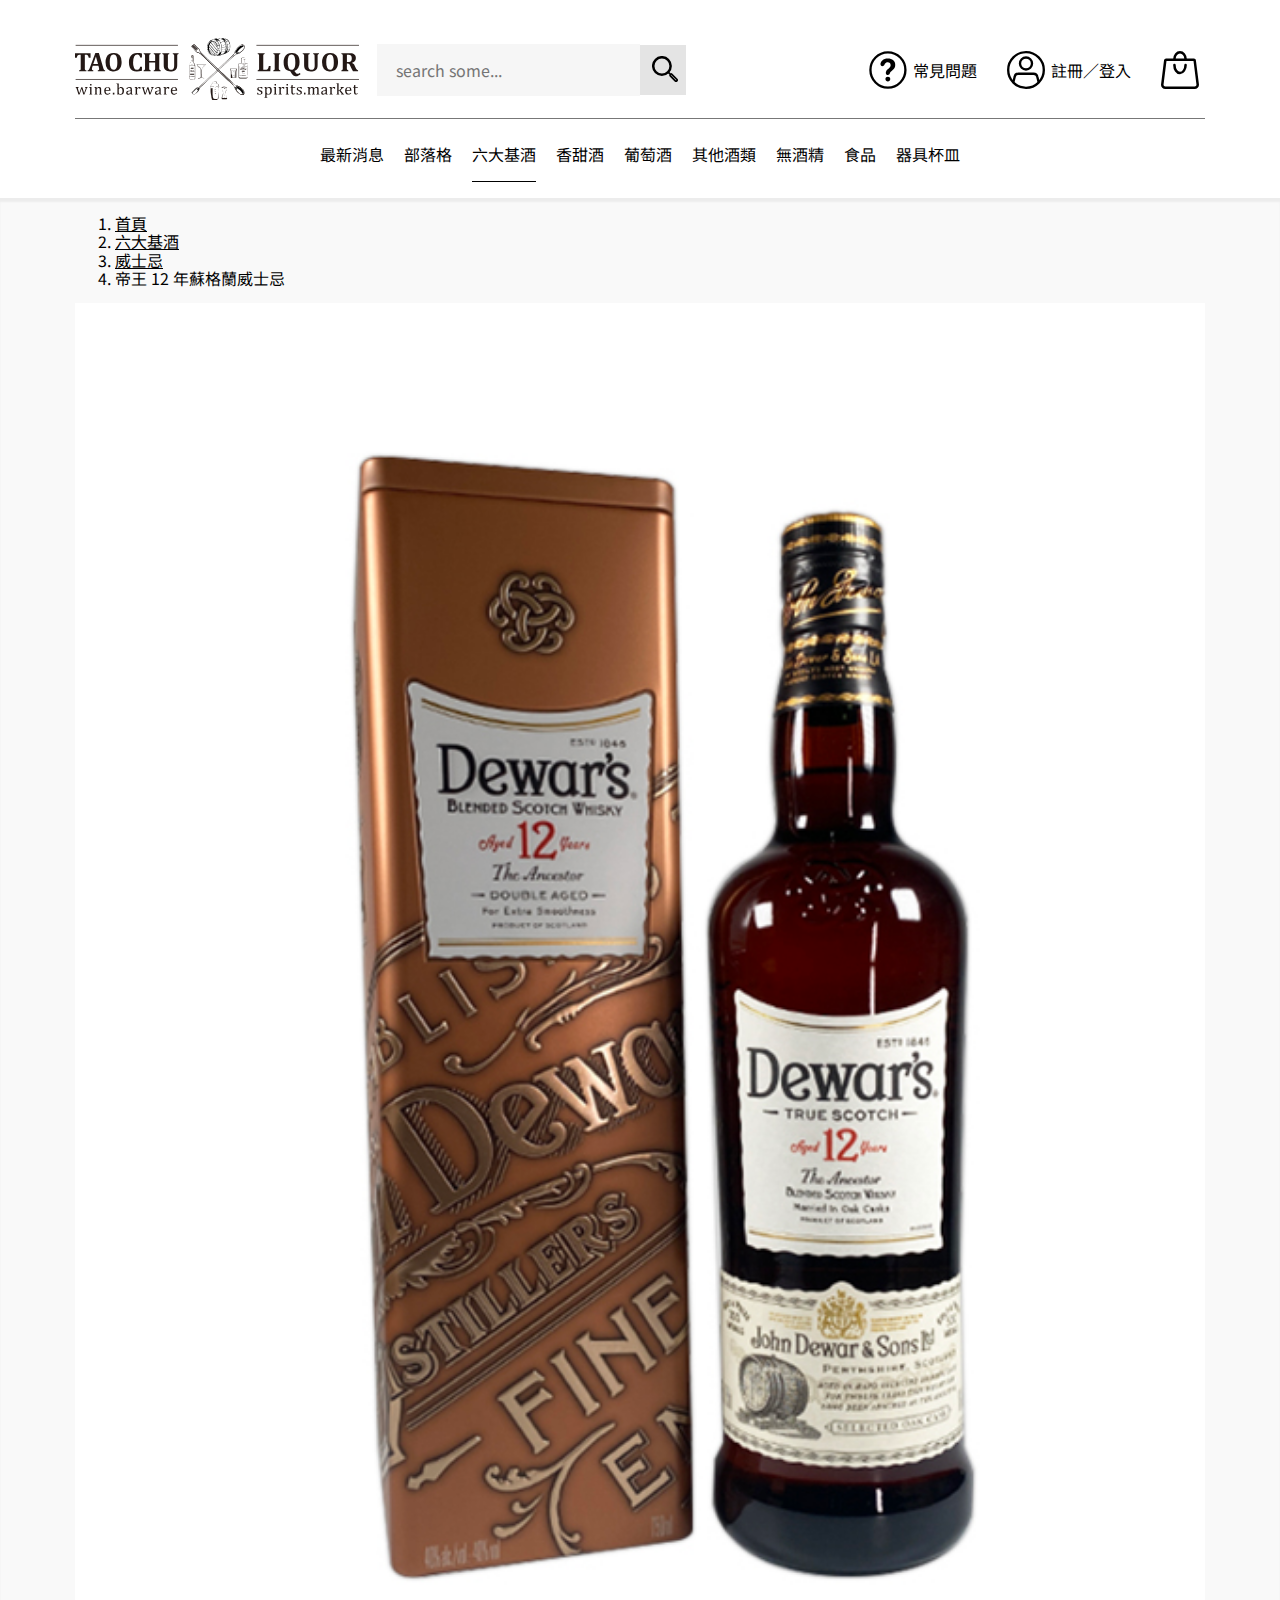
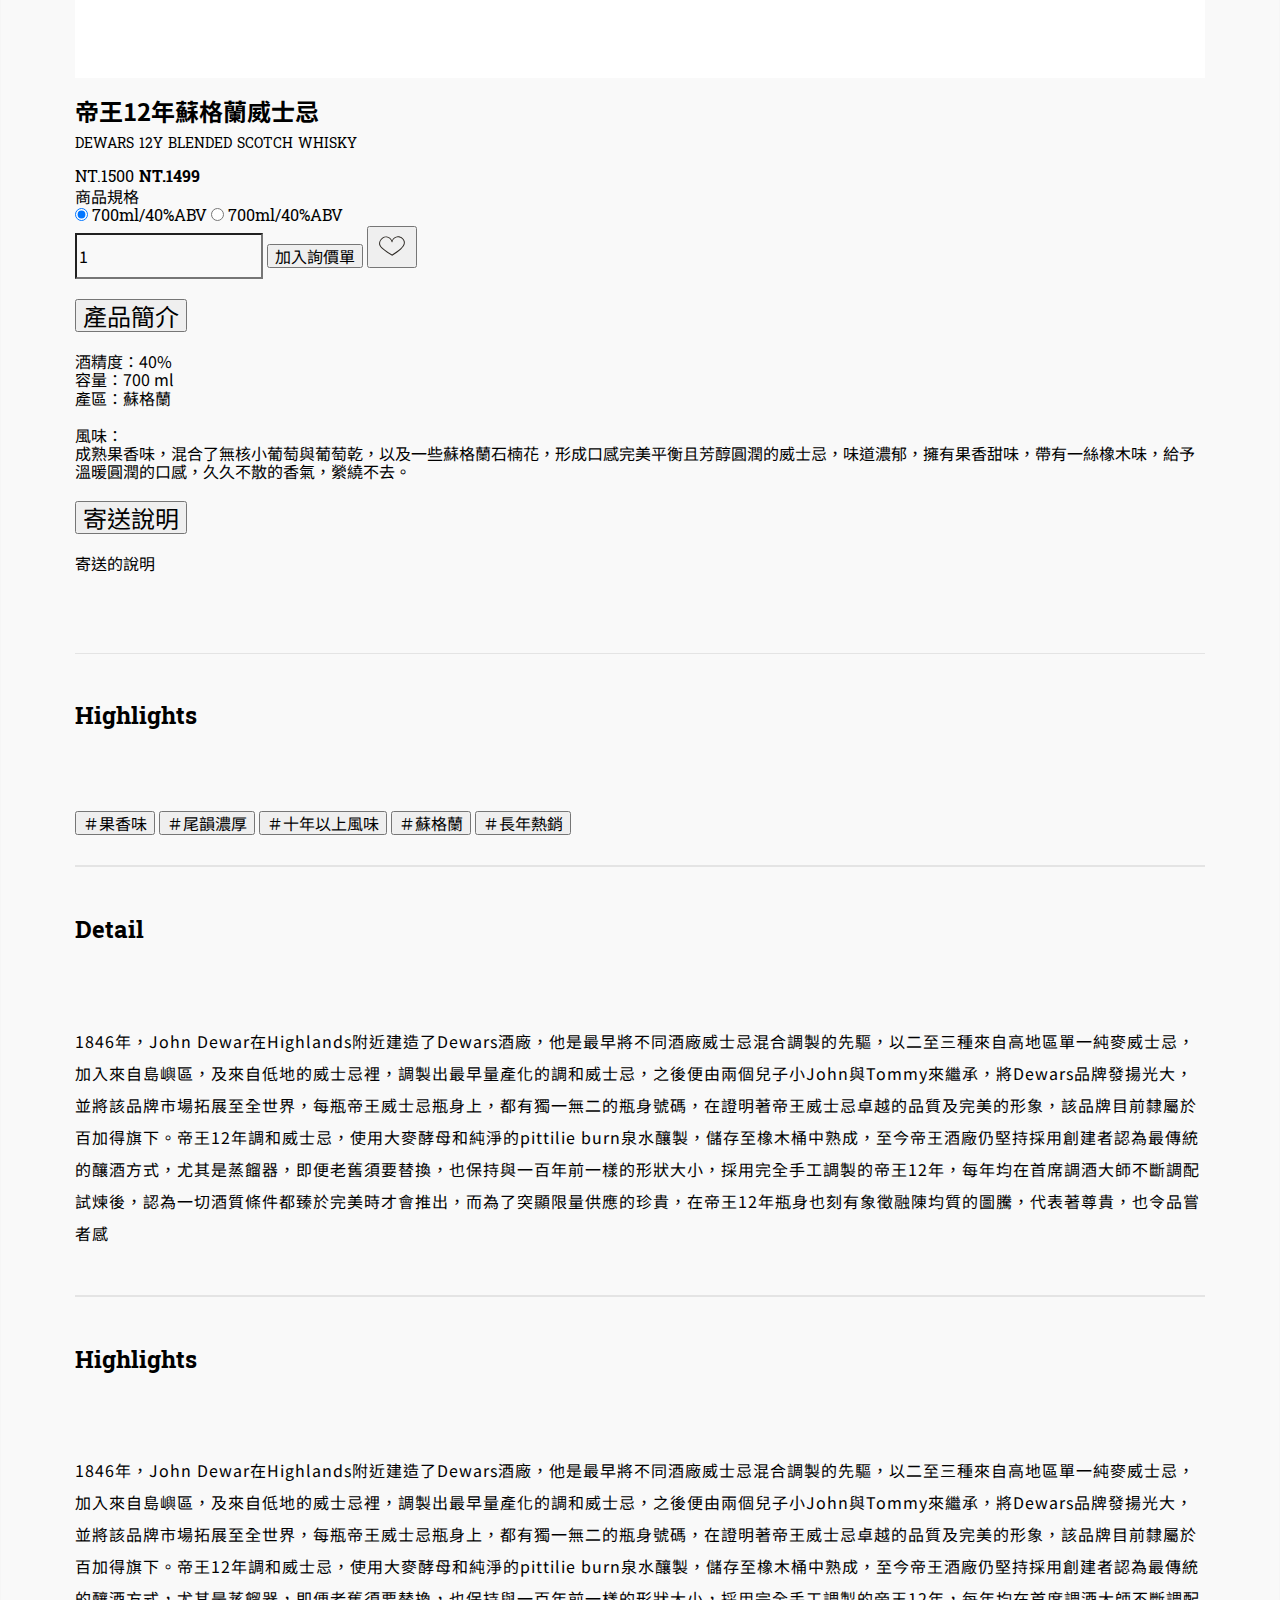
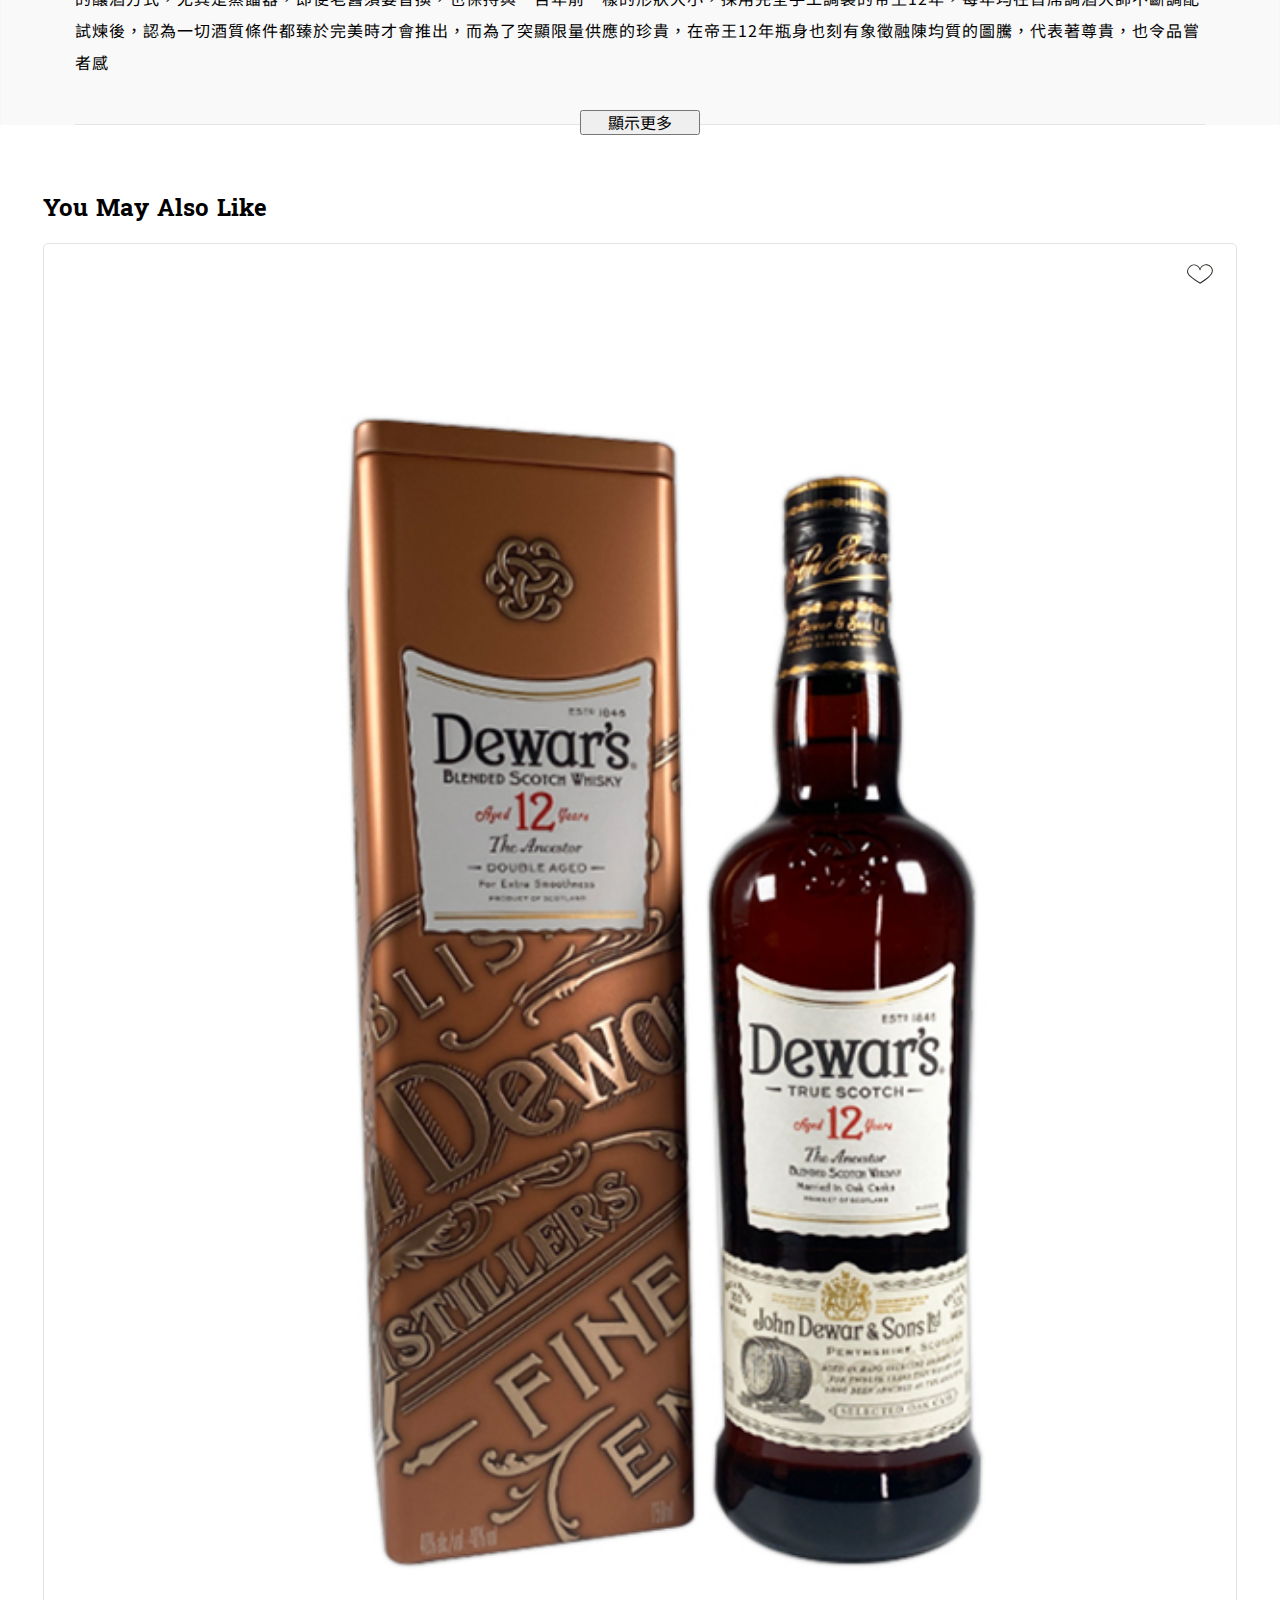
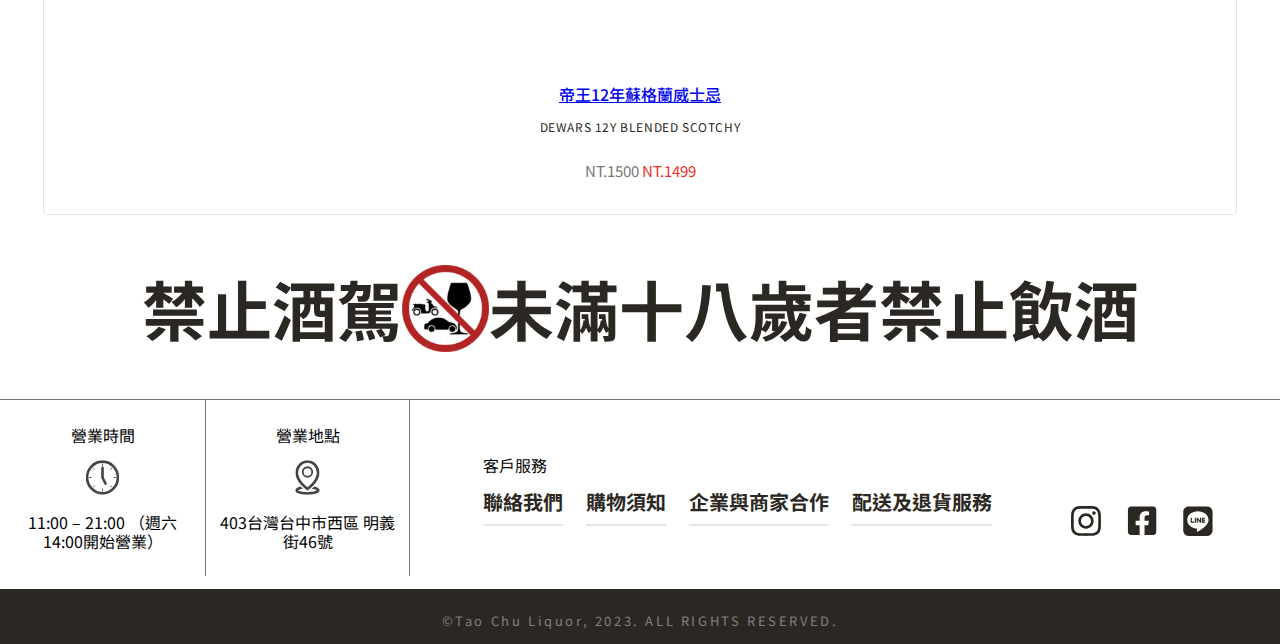
<file: product.html>
<!DOCTYPE html>
<html lang="en">
<head>
  <meta charset="UTF-8">
  <meta name="viewport" content="width=device-width, initial-scale=1.0">
  <title>帝王12年蘇格蘭威士忌 | 陶朱行 Tao Chu Liquor</title>

  <link rel="preconnect" href="https://fonts.googleapis.com">
  <link rel="preconnect" href="https://fonts.gstatic.com" crossorigin>
  <link href="https://fonts.googleapis.com/css2?family=Battambang:wght@400;700&family=Noto+Sans+TC&display=swap" rel="stylesheet">
  
  <link href="https://cdn.jsdelivr.net/npm/bootstrap@5.3.2/dist/css/bootstrap.min.css" rel="stylesheet" integrity="sha384-T3c6CoIi6uLrA9TneNEoa7RxnatzjcDSCmG1MXxSR1GAsXEV/Dwwykc2MPK8M2HN" crossorigin="anonymous">

  <link rel="stylesheet" href="./CSS/bs-overwrite.css">
  <link rel="stylesheet" href="./CSS/normalize.css">
  <link rel="stylesheet" href="./CSS/main.css">
  <link rel="stylesheet" href="./CSS/product.css">
</head>
<body>
  <header class="header-wrap">
    <div class="header-search">
      <a href="./">
        <img src="./images/logo.svg" alt="陶朱行 Tao Chu Liquor" class="logo">
      </a>
      
      <div class="header-search-wrap">
        <input type="text" class="header-search-container" placeholder="search some...">

        <button type="submit" class="header-search-handler">
          <img src="./images/zoomin-icon.svg" alt="">
        </button>
      </div>

    </div>

    
    <ul class="manage-container">
     <li class="qa">
        <img src="./images/faq-icon.svg" alt="">
        <p>常見問題</p>
      </li>
      
      <li class="vector">
        <img src="./images/Vector.svg" alt="">
        <p>註冊／登入</p>
      </li>

      <li class="shopping">
        <img src="./images/shoping-bag.svg" alt="">
      </li>
    </ul>
    
  </header>
  <nav class="nav-wrap">
    <ul>
      <li><a href="./products.html">最新消息</a></li>
      <li><a href="./blogList.html">部落格</a></li>
      <li><a href="./products.html" class="nav-active">六大基酒</a></li>
      <li><a href="./products.html">香甜酒</a></li>
      <li><a href="./products.html">葡萄酒</a></li>
      <li><a href="./products.html">其他酒類</a></li>
      <li><a href="./products.html">無酒精</a></li>
      <li><a href="./products.html">食品</a></li>
      <li><a href="./products.html">器具杯皿</a></li>
    </ul>
  </nav>

  <main class="page-content page-product">
    <nav class="nav-breadcrumb" aria-label="breadcrumb">
      <ol class="breadcrumb">
        <li class="breadcrumb-item"><a href="./">首頁</a></li>
        <li class="breadcrumb-item"><a href="./products.html">六大基酒</a></li>
        <li class="breadcrumb-item"><a href="./products.html">威士忌</a></li>
        <li class="breadcrumb-item active" aria-current="page">帝王 12 年蘇格蘭威士忌</li>
      </ol>
    </nav>

    <div class="container">
      <div class="row block-product-info">
        <div class="product-info-img col-sm-12 col-md-6">
          <img src="./images/product/product1.jpg" alt="">
        </div>
        <div class="col-sm-12 col-md-6">
          <h1>
            帝王12年蘇格蘭威士忌<br>
            <small class="style-font text-black-50">DEWARS 12Y BLENDED SCOTCH WHISKY</small>
          </h1>
          <div class="style-font mb-3">
            <span class="text-decoration-line-through text-black-50">NT.1500</span>
            
            <b class="text-danger">NT.1499</b>
          </div>
          <div class="block-product-spec mb-3">
            <div class="small text-black-50 mb-2">商品規格</div>
            <input type="radio" class="btn-check" name="options-base" id="productOpt1" autocomplete="off" checked>
            <label class="btn style-font" for="productOpt1">700ml/40%ABV</label>

            <input type="radio" class="btn-check" name="options-base" id="productOpt2" autocomplete="off">
            <label class="btn style-font" for="productOpt2">700ml/40%ABV</label>
          </div>
          <div class="block-product-num mb-3">
            <input class="form-control" type="number" value="1" placeholder="數量" aria-label="數量">
            <button type="button" class="btn btn-danger btn-add mx-4">加入詢價單</button>
            <button type="button" class="btn btn-outline-secondary btn-fav">
              <img src="./images/heart-icon.svg" alt="加入收藏" class="product-info-fav">
            </button>

          </div>
          <div class="accordion accordion-flush block-product-detail">
            <div class="accordion-item">
              <h2 class="accordion-header">
                <button class="accordion-button collapsed" type="button" data-bs-toggle="collapse" data-bs-target="#collapseInfoDesc" aria-expanded="false" aria-controls="collapseInfoDesc">
                  產品簡介
                </button>
              </h2>
              <div id="collapseInfoDesc" class="accordion-collapse collapse show">
                <div class="accordion-body">
                  酒精度：40% <br>
                  容量：700 ml <br>
                  產區：蘇格蘭<br>
                  <br>
                  風味：<br>
                  成熟果香味，混合了無核小葡萄與葡萄乾，以及一些蘇格蘭石楠花，形成口感完美平衡且芳醇圓潤的威士忌，味道濃郁，擁有果香甜味，帶有一絲橡木味，給予溫暖圓潤的口感，久久不散的香氣，縈繞不去。
                </div>
              </div>
            </div>
            <div class="accordion-item">
              <h2 class="accordion-header">
                <button class="accordion-button collapsed" type="button" data-bs-toggle="collapse" data-bs-target="#collapseInfoShipment" aria-expanded="false" aria-controls="collapseInfoShipment">
                  寄送說明
                </button>
              </h2>
              <div id="collapseInfoShipment" class="accordion-collapse collapse">
                <div class="accordion-body">
                  寄送的說明
                </div>
              </div>
            </div>
          </div>
        </div>
      </div>
      <div class="row row-product-intro">
        <div class="col-2">
          <h2 class="style-font">Highlights</h2>
        </div>
        <div class="col-10 intro-content">
          <button type="button" class="btn btn-secondary btn-chip">
            ＃果香味
          </button>
          <button type="button" class="btn btn-secondary btn-chip">
            ＃尾韻濃厚
          </button>
          <button type="button" class="btn btn-secondary btn-chip">
            ＃十年以上風味
          </button>
          <button type="button" class="btn btn-secondary btn-chip">
            ＃蘇格蘭
          </button>
          <button type="button" class="btn btn-secondary btn-chip">
            ＃長年熱銷
          </button>
        </div>
      </div>
      <div class="row row-product-intro">
        <div class="col-2">
          <h2 class="style-font">Detail</h2>
        </div>
        <div class="col-10 intro-content">
          <p>1846年，John Dewar在Highlands附近建造了Dewars酒廠，他是最早將不同酒廠威士忌混合調製的先驅，以二至三種來自高地區單一純麥威士忌，加入來自島嶼區，及來自低地的威士忌裡，調製出最早量產化的調和威士忌，之後便由兩個兒子小John與Tommy來繼承，將Dewars品牌發揚光大，並將該品牌市場拓展至全世界，每瓶帝王威士忌瓶身上，都有獨一無二的瓶身號碼，在證明著帝王威士忌卓越的品質及完美的形象，該品牌目前隸屬於百加得旗下。帝王12年調和威士忌，使用大麥酵母和純淨的pittilie burn泉水釀製，儲存至橡木桶中熟成，至今帝王酒廠仍堅持採用創建者認為最傳統的釀酒方式，尤其是蒸餾器，即便老舊須要替換，也保持與一百年前一樣的形狀大小，採用完全手工調製的帝王12年，每年均在首席調酒大師不斷調配試煉後，認為一切酒質條件都臻於完美時才會推出，而為了突顯限量供應的珍貴，在帝王12年瓶身也刻有象徵融陳均質的圖騰，代表著尊貴，也令品嘗者感</p>
        </div>
      </div>
      
      <div class="collapse" id="collapseMore">
        <div class="row row-product-intro">
          <div class="col-2">
            <h2 class="style-font">Highlights</h2>
          </div>
          <div class="col-10 intro-content">
            <p>1846年，John Dewar在Highlands附近建造了Dewars酒廠，他是最早將不同酒廠威士忌混合調製的先驅，以二至三種來自高地區單一純麥威士忌，加入來自島嶼區，及來自低地的威士忌裡，調製出最早量產化的調和威士忌，之後便由兩個兒子小John與Tommy來繼承，將Dewars品牌發揚光大，並將該品牌市場拓展至全世界，每瓶帝王威士忌瓶身上，都有獨一無二的瓶身號碼，在證明著帝王威士忌卓越的品質及完美的形象，該品牌目前隸屬於百加得旗下。帝王12年調和威士忌，使用大麥酵母和純淨的pittilie burn泉水釀製，儲存至橡木桶中熟成，至今帝王酒廠仍堅持採用創建者認為最傳統的釀酒方式，尤其是蒸餾器，即便老舊須要替換，也保持與一百年前一樣的形狀大小，採用完全手工調製的帝王12年，每年均在首席調酒大師不斷調配試煉後，認為一切酒質條件都臻於完美時才會推出，而為了突顯限量供應的珍貴，在帝王12年瓶身也刻有象徵融陳均質的圖騰，代表著尊貴，也令品嘗者感</p>
          </div>
        </div>
      </div>

      <div class="divider-toggle">
        <button class="btn btn-secondary btn-sm" type="button" data-bs-toggle="collapse" data-bs-target="#collapseMore" aria-expanded="false" aria-controls="collapseMore">
          顯示更多
        </button>
      </div>

    </div>
  </main>
  <section class="block-maylike container">
    <h2 class="style-font">You May Also Like</h2>
    <div class="row mt-5">
      <div class="col-sm-6 col-xl-3">
        <div class="card-product">
          <img src="./images/product/product1.jpg" alt="">

          <p><a href="./product.html">帝王12年蘇格蘭威士忌</a></p>
          <p>DEWARS 12Y BLENDED SCOTCHY</p>
          <p>
            <span class="primary-gray discount text-decoration-line-through">NT.1500</span>
            <span class="primary-red">NT.1499</span>
          </p>

          <img src="./images/heart-icon.svg" alt="" class="card-product-fav">
        </div>
      </div>
    </div>
  </section>


  <div class="notice">
    <span>禁止酒駕</span>
    <img src="./images/icons/wlogo.svg" alt="">
    <span>未滿十八歲者禁止飲酒</span>
  </div>

  <div class="info-wrap">
    <div class="info-about">
      <div class="info-location">
        <p>營業時間</p>
        <img src="./images/icons/time.svg" alt="">
        <p>11:00 – 21:00
          （週六14:00開始營業）</p>
      </div>
  
      <div  class="info-time">
        <p>營業地點</p>
        <img src="./images//icons/location.svg" alt="">
        <p>403台灣台中市西區
          明義街46號</p>
      </div>
    </div>
    
    <div class="info-container">
      <div class="info-services">
        <p>客戶服務</p>
        <div class="info-services-list">
          <a href="#">聯絡我們</a>
          <a href="#">購物須知</a>
          <a href="#">企業與商家合作</a>
          <a href="#">配送及退貨服務</a>
        </div>
        
      </div>
      
      <div class="info-external">
        <a href="#">
          <img src="./images//icons/icon_Instagram.svg" alt="">
        </a>
        <a href="#">
          <img src="./images//icons/icon_Facebook.svg" alt="">
        </a>
        <a href="#">
          <img src="./images//icons/icon_Line.svg" alt="">
        </a>
      </div>
    </div>

  </div>

  <footer>
    <p>
      ©Tao Chu Liquor, 2023. ALL RIGHTS RESERVED.
    </p>
  </footer>

  <!-- <script src="https://cdn.jsdelivr.net/npm/@popperjs/core@2.11.8/dist/umd/popper.min.js" integrity="sha384-I7E8VVD/ismYTF4hNIPjVp/Zjvgyol6VFvRkX/vR+Vc4jQkC+hVqc2pM8ODewa9r" crossorigin="anonymous"></script> -->
  <script src="https://cdn.jsdelivr.net/npm/bootstrap@5.3.2/dist/js/bootstrap.min.js" integrity="sha384-BBtl+eGJRgqQAUMxJ7pMwbEyER4l1g+O15P+16Ep7Q9Q+zqX6gSbd85u4mG4QzX+" crossorigin="anonymous"></script>
</body>
</html>
</file>
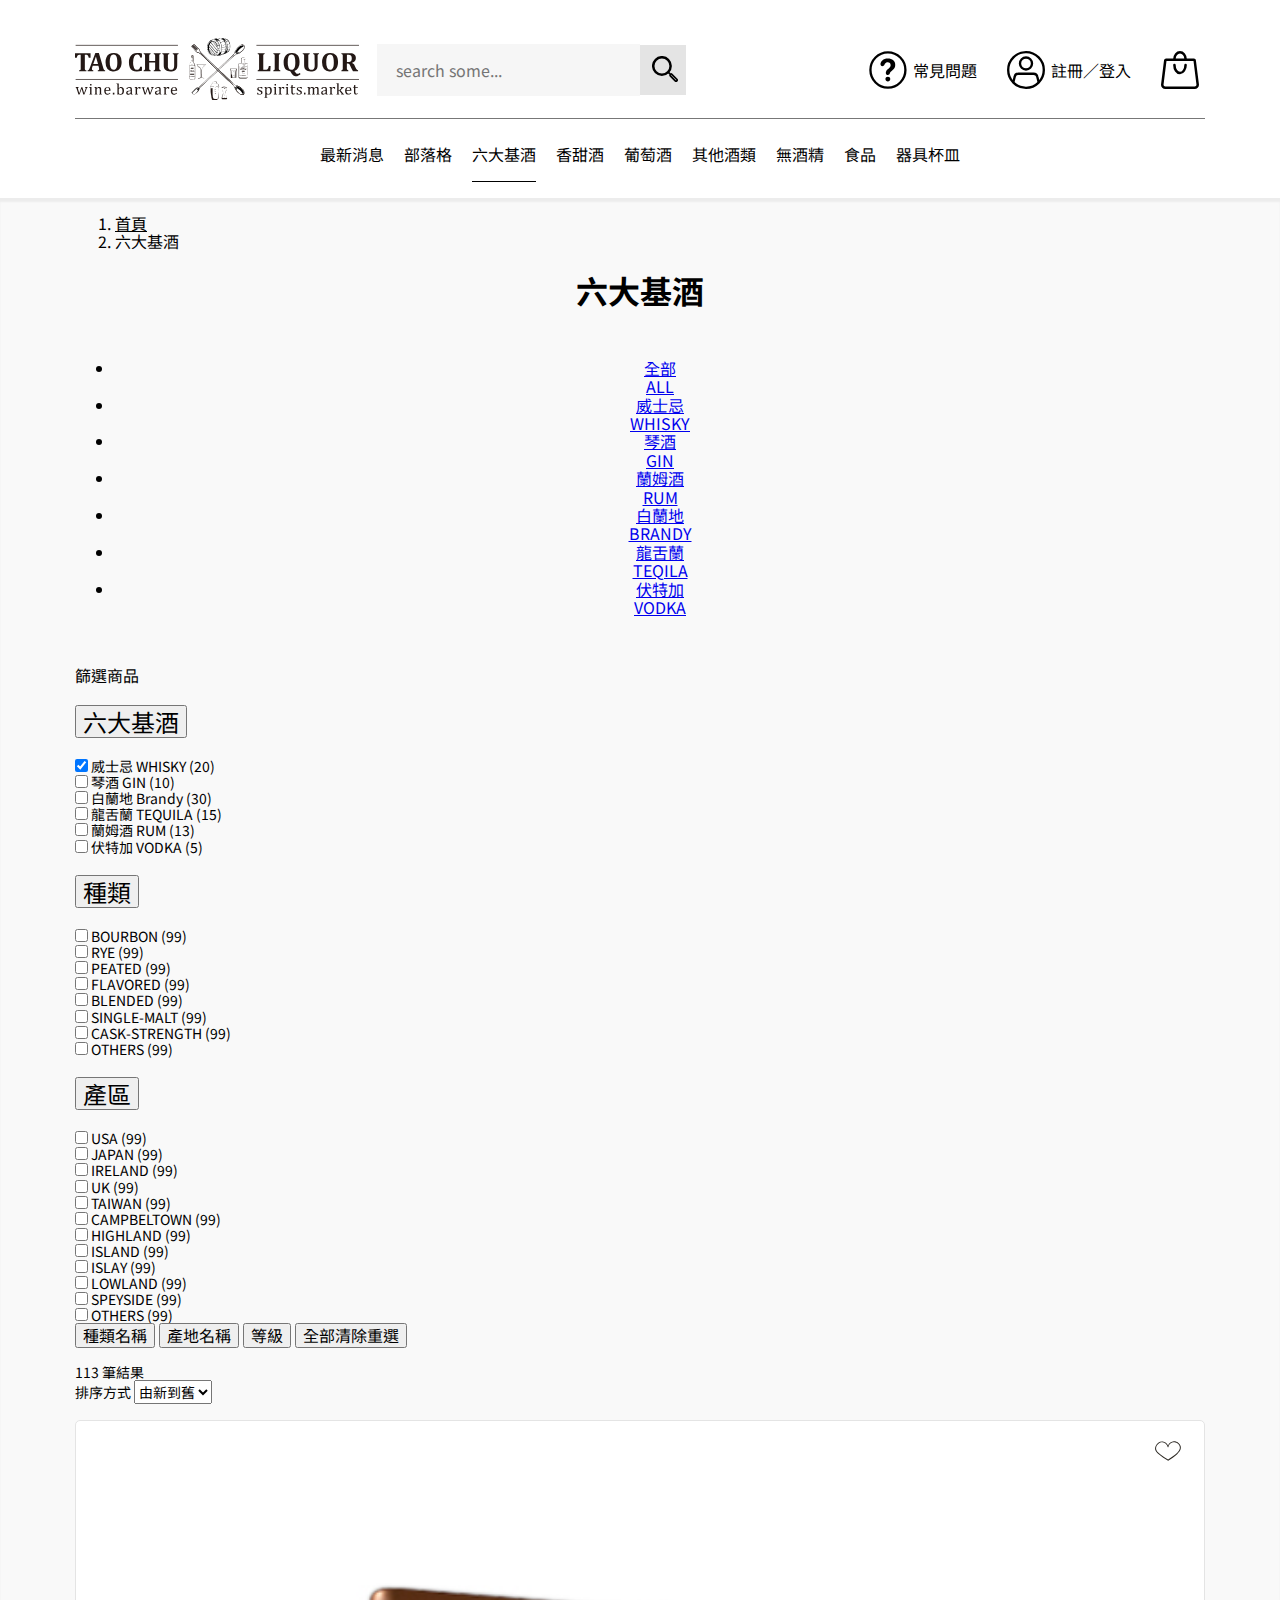
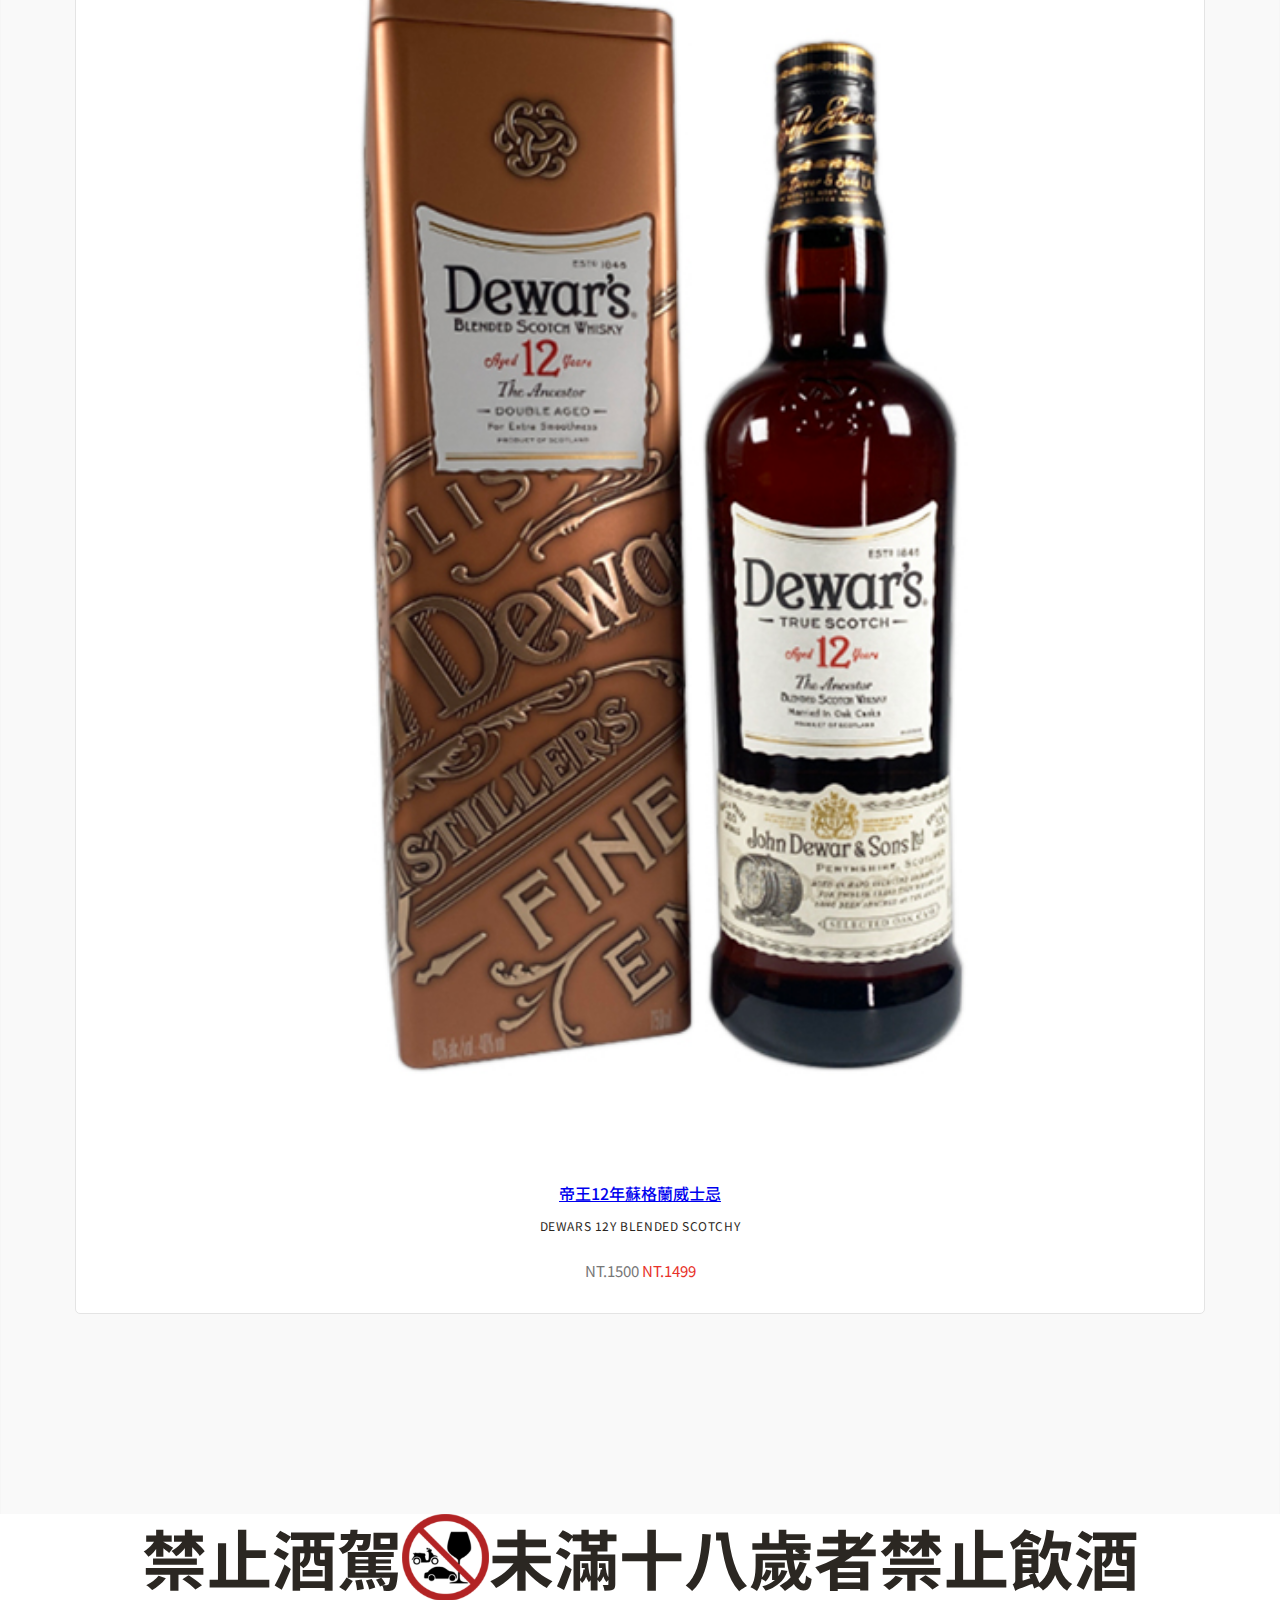
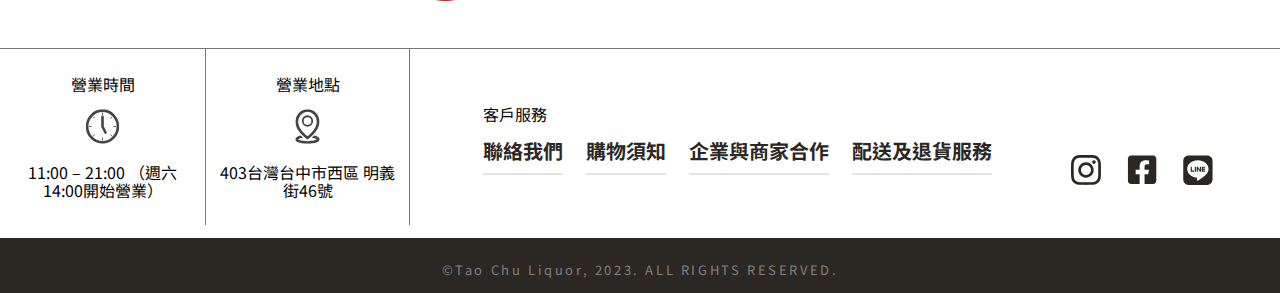
<file: products.html>
<!DOCTYPE html>
<html lang="en">
<head>
  <meta charset="UTF-8">
  <meta name="viewport" content="width=device-width, initial-scale=1.0">
  <title>六大基酒 | 陶朱行 Tao Chu Liquor</title>

  <link rel="preconnect" href="https://fonts.googleapis.com">
  <link rel="preconnect" href="https://fonts.gstatic.com" crossorigin>
  <link href="https://fonts.googleapis.com/css2?family=Battambang:wght@400;700&family=Noto+Sans+TC&display=swap" rel="stylesheet">
  
  <link href="https://cdn.jsdelivr.net/npm/bootstrap@5.3.2/dist/css/bootstrap.min.css" rel="stylesheet" integrity="sha384-T3c6CoIi6uLrA9TneNEoa7RxnatzjcDSCmG1MXxSR1GAsXEV/Dwwykc2MPK8M2HN" crossorigin="anonymous">

  <link rel="stylesheet" href="./CSS/bs-overwrite.css">
  <link rel="stylesheet" href="./CSS/normalize.css">
  <link rel="stylesheet" href="./CSS/main.css">
  <link rel="stylesheet" href="./CSS/products.css">

</head>
<body>
  <!-- Header -->
  <header class="header-wrap">
    <div class="header-search">
      <a href="./">
        <img src="./images/logo.svg" alt="陶朱行 Tao Chu Liquor" class="logo">
      </a>
      
      <div class="header-search-wrap">
        <input type="text" class="header-search-container" placeholder="search some...">

        <button type="submit" class="header-search-handler">
          <img src="./images/zoomin-icon.svg" alt="">
        </button>
      </div>

    </div>

    
    <ul class="manage-container">
     <li class="qa">
        <img src="./images/faq-icon.svg" alt="">
        <p>常見問題</p>
      </li>
      
      <li class="vector">
        <img src="./images/Vector.svg" alt="">
        <p>註冊／登入</p>
      </li>

      <li class="shopping">
        <img src="./images/shoping-bag.svg" alt="">
      </li>
    </ul>
    
  </header>
  <nav class="nav-wrap">
    <ul>
      <li><a href="./products.html">最新消息</a></li>
      <li><a href="./blogList.html">部落格</a></li>
      <li><a href="./products.html" class="nav-active">六大基酒</a></li>
      <li><a href="./products.html">香甜酒</a></li>
      <li><a href="./products.html">葡萄酒</a></li>
      <li><a href="./products.html">其他酒類</a></li>
      <li><a href="./products.html">無酒精</a></li>
      <li><a href="./products.html">食品</a></li>
      <li><a href="./products.html">器具杯皿</a></li>
    </ul>
  </nav>

  <main class="page-content">
    <nav class="nav-breadcrumb" aria-label="breadcrumb">
      <ol class="breadcrumb">
        <li class="breadcrumb-item"><a href="./">首頁</a></li>
        <li class="breadcrumb-item active" aria-current="page">六大基酒</li>
      </ol>
    </nav>
    <h1>六大基酒</h1>

    <ul class="nav nav-underline nav-cat">
      <li class="nav-item">
        <a class="nav-link active" aria-current="page" href="#">
          全部 <br>
          ALL
        </a>
      </li>
      <li class="nav-item">
        <a class="nav-link" href="#">
          威士忌 <br>
          WHISKY
        </a>
      </li>
      <li class="nav-item">
        <a class="nav-link" href="#">
          琴酒 <br>
          GIN
        </a>
      </li>
      <li class="nav-item">
        <a class="nav-link" href="#">
          蘭姆酒 <br>
          RUM
        </a>
      </li>
      <li class="nav-item">
        <a class="nav-link" href="#">
          白蘭地 <br>
          BRANDY
        </a>
      </li>
      <li class="nav-item">
        <a class="nav-link" href="#">
          龍舌蘭 <br>
          TEQILA
        </a>
      </li>
      <li class="nav-item">
        <a class="nav-link" href="#">
          伏特加 <br>
          VODKA
        </a>
      </li>
    </ul>


    <div class="container">
      <div class="row">
        <div class="col-sm-12 col-md-3">
          篩選商品
          <div class="menu-filter accordion accordion-flush" id="accordionFlushFilter">
            <div class="accordion-item">
              <h2 class="accordion-header">
                <button class="accordion-button collapsed" type="button" data-bs-toggle="collapse" data-bs-target="#filter-item1" aria-expanded="false" aria-controls="filter-item1">
                  六大基酒
                </button>
              </h2>
              <div id="filter-item1" class="accordion-collapse collapse show">
                <div class="accordion-body">
                  <div class="form-check">
                    <label class="form-check-label">
                      <input class="form-check-input" type="checkbox" value="" checked>
                        威士忌 WHISKY (20)
                    </label><br>
                    <label class="form-check-label">
                      <input class="form-check-input" type="checkbox" value="">
                        琴酒 GIN (10)
                    </label><br>
                    <label class="form-check-label">
                      <input class="form-check-input" type="checkbox" value="">
                        白蘭地 Brandy (30)
                    </label><br>
                    <label class="form-check-label">
                      <input class="form-check-input" type="checkbox" value="">
                        龍舌蘭 TEQUILA (15)
                    </label><br>
                    <label class="form-check-label">
                      <input class="form-check-input" type="checkbox" value="">
                        蘭姆酒 RUM (13)
                    </label><br>
                    <label class="form-check-label">
                      <input class="form-check-input" type="checkbox" value="">
                        伏特加 VODKA (5)
                    </label><br>
                  </div>
                </div>
              </div>
            </div>
            <div class="accordion-item">
              <h2 class="accordion-header">
                <button class="accordion-button collapsed" type="button" data-bs-toggle="collapse" data-bs-target="#filter-item2" aria-expanded="false" aria-controls="filter-item2">
                  種類
                </button>
              </h2>
              <div id="filter-item2" class="accordion-collapse collapse show">
                <div class="accordion-body">
                  <label class="form-check-label">
                    <input class="form-check-input" type="checkbox" value="">
                      BOURBON (99)
                  </label><br>
                  <label class="form-check-label">
                    <input class="form-check-input" type="checkbox" value="">
                      RYE (99)
                  </label><br>
                  <label class="form-check-label">
                    <input class="form-check-input" type="checkbox" value="">
                      PEATED (99)
                  </label><br>
                  <label class="form-check-label">
                    <input class="form-check-input" type="checkbox" value="">
                      FLAVORED (99)
                  </label><br>
                  <label class="form-check-label">
                    <input class="form-check-input" type="checkbox" value="">
                      BLENDED (99)
                  </label><br>
                  <label class="form-check-label">
                    <input class="form-check-input" type="checkbox" value="">
                      SINGLE-MALT (99)
                  </label><br>
                  <label class="form-check-label">
                    <input class="form-check-input" type="checkbox" value="">
                      CASK-STRENGTH (99)
                  </label><br>
                  <label class="form-check-label">
                    <input class="form-check-input" type="checkbox" value="">
                      OTHERS (99)
                  </label><br>
                </div>
              </div>
            </div>
            <div class="accordion-item">
              <h2 class="accordion-header">
                <button class="accordion-button collapsed" type="button" data-bs-toggle="collapse" data-bs-target="#filter-item3" aria-expanded="false" aria-controls="filter-item3">
                  產區
                </button>
              </h2>
              <div id="filter-item3" class="accordion-collapse collapse show">
                <div class="accordion-body">
                  <label class="form-check-label">
                    <input class="form-check-input" type="checkbox" value="">
                      USA (99)
                  </label><br>
                  <label class="form-check-label">
                    <input class="form-check-input" type="checkbox" value="">
                      JAPAN (99)
                  </label><br>
                  <label class="form-check-label">
                    <input class="form-check-input" type="checkbox" value="">
                      IRELAND (99)
                  </label><br>
                  <label class="form-check-label">
                    <input class="form-check-input" type="checkbox" value="">
                      UK (99)
                  </label><br>
                  <label class="form-check-label">
                    <input class="form-check-input" type="checkbox" value="">
                      TAIWAN (99)
                  </label><br>
                  <label class="form-check-label">
                    <input class="form-check-input" type="checkbox" value="">
                      CAMPBELTOWN (99)
                  </label><br>
                  <label class="form-check-label">
                    <input class="form-check-input" type="checkbox" value="">
                      HIGHLAND (99)
                  </label><br>
                  <label class="form-check-label">
                    <input class="form-check-input" type="checkbox" value="">
                      ISLAND (99)
                  </label><br>
                  <label class="form-check-label">
                    <input class="form-check-input" type="checkbox" value="">
                      ISLAY (99)
                  </label><br>
                  <label class="form-check-label">
                    <input class="form-check-input" type="checkbox" value="">
                      LOWLAND (99)
                  </label><br>
                  <label class="form-check-label">
                    <input class="form-check-input" type="checkbox" value="">
                      SPEYSIDE (99)
                  </label><br>
                  <label class="form-check-label">
                    <input class="form-check-input" type="checkbox" value="">
                      OTHERS (99)
                  </label><br>
                </div>
              </div>
            </div>
          </div>
        </div>
        <div class="col-sm-12 col-md-9">
          <div class="filtered-items">
            <button type="button" class="btn btn-secondary btn-chip">
              種類名稱
            </button>
            <button type="button" class="btn btn-secondary btn-chip">
              產地名稱
            </button>
            <button type="button" class="btn btn-secondary btn-chip">
              等級
            </button>
            <button type="button" class="btn btn-link">全部清除重選</button>
            
          </div>
          <div class="row list-toolbar">
            <div class="col-6">
              113 筆結果
            </div>
            <div class="col-6 text-end">
              <label>
                排序方式
                <select class="form-select form-select-sm">
                  <option selected>由新到舊</option>
                </select>
              </label>
            </div>
          </div>
          <div class="row">
            <div class="col-sm-6 col-xl-3">
              <div class="card-product">
                <img src="./images/product/product1.jpg" alt="">
    
                <p><a href="./product.html">帝王12年蘇格蘭威士忌</a></p>
                <p>DEWARS 12Y BLENDED SCOTCHY</p>
                <p>
                  <span class="primary-gray discount text-decoration-line-through">NT.1500</span>
                  <span class="primary-red">NT.1499</span>
                </p>
    
                <img src="./images/heart-icon.svg" alt="" class="card-product-fav">
              </div>
            </div>
          </div>
          
        </div>
      </div>
    </div>
  </main>
  


  <div class="notice">
    <span>禁止酒駕</span>
    <img src="./images/icons/wlogo.svg" alt="">
    <span>未滿十八歲者禁止飲酒</span>
  </div>

  <div class="info-wrap">
    <div class="info-about">
      <div class="info-location">
        <p>營業時間</p>
        <img src="./images/icons/time.svg" alt="">
        <p>11:00 – 21:00
          （週六14:00開始營業）</p>
      </div>
  
      <div  class="info-time">
        <p>營業地點</p>
        <img src="./images//icons/location.svg" alt="">
        <p>403台灣台中市西區
          明義街46號</p>
      </div>
    </div>
    
    <div class="info-container">
      <div class="info-services">
        <p>客戶服務</p>
        <div class="info-services-list">
          <a href="#">聯絡我們</a>
          <a href="#">購物須知</a>
          <a href="#">企業與商家合作</a>
          <a href="#">配送及退貨服務</a>
        </div>
        
      </div>
      
      <div class="info-external">
        <a href="#">
          <img src="./images//icons/icon_Instagram.svg" alt="">
        </a>
        <a href="#">
          <img src="./images//icons/icon_Facebook.svg" alt="">
        </a>
        <a href="#">
          <img src="./images//icons/icon_Line.svg" alt="">
        </a>
      </div>
    </div>

  </div>

  <footer>
    <p>
      ©Tao Chu Liquor, 2023. ALL RIGHTS RESERVED.
    </p>
  </footer>


  <!-- <script src="https://cdn.jsdelivr.net/npm/@popperjs/core@2.11.8/dist/umd/popper.min.js" integrity="sha384-I7E8VVD/ismYTF4hNIPjVp/Zjvgyol6VFvRkX/vR+Vc4jQkC+hVqc2pM8ODewa9r" crossorigin="anonymous"></script> -->
  <script src="https://cdn.jsdelivr.net/npm/bootstrap@5.3.2/dist/js/bootstrap.min.js" integrity="sha384-BBtl+eGJRgqQAUMxJ7pMwbEyER4l1g+O15P+16Ep7Q9Q+zqX6gSbd85u4mG4QzX+" crossorigin="anonymous"></script>
</body>
</html>
</file>
<file: CSS/main.css>
/* *{
  outline: 1px solid red;
} */
html, body{
  margin: 0;
  padding: 0;
  font-family: 'Noto Sans TC', Arial, Helvetica, sans-serif;
}

.style-font{
  font-family: 'Battambang', 'Times New Roman', Times, serif;
}


/* Header */
.logo {
  width: 144px;
}

@media screen and (min-width: 900px) {
  .logo{
    width: 284px;

  }
}



.header-wrap{
  display: flex;
  justify-content: space-between;
  position: relative;
  padding: 16px 75px 11px;
}

@media screen and (min-width: 900px) {
  .header-wrap{
    padding: 38px 75px 17px;

  }
}

.header-wrap::after{
  position: absolute;
  content: '';
  width: calc(100%-150px);
  left: 75px;
  right: 75px;
  height: 1px;
  bottom: 0;
  background-color: #777;
}

.header-search{
  display: flex;
  align-items: center;
  gap: 18px;
}

.header-search-wrap{
  display: flex;
  align-items: center;
}

.header-search-container{
  height: 35px;
  width: calc(100% - 42px);
  border: transparent;
  background-color: #F6F6F6;
  padding-left: 19px;
}

@media screen and (min-width: 900px) {
  .header-search-container{
    height: 50px;
    width: 242px;
  }
}

.header-search-handler{
  height: 35px;
  background-color: #E4E4E4;
  padding: 5px;
  border: none;
  cursor: pointer;
}

.header-search-handler img{
  height: 26px;
}

@media screen and (min-width: 900px) {
  .header-search-handler{
    height: 50px;
    padding: 5px 8px 5px 12px;
  }
}


/* Header Menu */
.nav-wrap{
  margin: auto;
  overflow-x: auto;
}

.nav-wrap ul {
  list-style: none;
  display: flex;
  gap: 20px;
  margin: 0 auto;
  width: fit-content;
  padding: 0;
  white-space: nowrap;
}


.nav-wrap ul a{
  color: #000;
  text-decoration: none;
  display: inline-block;
  padding-top: 26px;
  padding-bottom: 17px;
  border-bottom: 1px solid transparent;
  transition-duration: 0.1s;
}

.nav-wrap ul a:hover{
  border-bottom: 1px solid rgba(0,0,0,0.5);

}

.nav-wrap ul a.nav-active{
  border-bottom: 1px solid rgba(0,0,0,1);

}


/* Main Page Content */

main.page-content{
  background: #F9F9F9;
  box-shadow: 0px 4px 2px 0px rgba(0, 0, 0, 0.05) inset;
  padding: 0 75px 200px;
}

.page-content .breadcrumb{
  padding-top: 1rem;
}

.page-content .breadcrumb a{
  color: #000;
}

.nav-breadcrumb{
  --bs-breadcrumb-divider: '>';
}




.manage-container{
  position: fixed;
  bottom: 0px;
  left: 0;
  background-color: #fff;
  width: 100%;
  list-style: none;
  display: flex;
  align-items: center;
  justify-content: space-around;
  gap: 24px;
  padding: 0;
  margin: 0;
  height: 50px;
  z-index: 2;
}

@media screen and (min-width: 900px) {
  .manage-container{
    width: initial;
    position: initial;
    height: initial;
  }
  
}

.manage-container li {
  display: flex;
  align-items: center;
  cursor: pointer;
}

.manage-container li p {
  margin: 0;
}

.manage-container .qa img{
  padding: 6px;
  height: 38px;
}


.manage-container .vector img{
  padding: 6px;
  height: 38px;
}
.manage-container .shopping img{
  padding: 6px;
  height: 38px;
}

.primary-gray{
  color: #777;
}
.primary-red{
  color: #E83129;
}


/* Footer */
footer{
  width: 100%;
  height: 80px;
  background-color: #2B2722;
  margin-bottom: 55px;
}

footer p{
  text-align: center;
  color: #82807E;
  font-size: 13px;
  letter-spacing: 2.6px;
  line-height: 23px;
  padding-top: 20px;
}

@media screen and (min-width: 900px) {
  footer{
    width: 100%;
    height: 55px;
    background-color: #2B2722;
    margin-bottom: 0px;
  }
  
}

/* Footer Warning */
.notice{
  text-align: center;
  height: 87px;
  margin-bottom: 47px;
  display: flex;
  width: 100%;
  align-items: center;
  justify-content: center;
}

.notice span{
  color: #2B2722;
  font-weight: 700;
  display: inline-block;
  vertical-align: top;
  font-size: 20px;
}
.notice img{
  width: 44px;
}

@media screen and (min-width: 900px) {
  .notice span{
    font-size: 65px;
    line-height: 87px;
  }

  .notice img{
    width: 87px;
  }
}


/* Footer Info */
.info-wrap{
  border-top: 1px solid #777;
  display: flex;
  flex-wrap: wrap;
  justify-content: center;
  align-items: center;
  box-sizing: border-box;
}

@media screen and (min-width:900px) {
  .info-wrap{
    flex-wrap: nowrap;
  }
}


.info-about{
  display: flex;
  
}

.info-time img,.info-location img{
  height: 35px;
}

.info-time,.info-location{
  width: 50%;
  text-align: center;
  padding:10px;
  display: inline-block;
  box-sizing: border-box;
}


@media screen and (min-width: 900px) {
  .info-time{
    border-left: 1px solid #777;
    border-right: 1px solid #777;
  }
  .info-time,.info-location{
    width: 205px;
  }
}


.info-container{
  width: 100%;
  padding: 10px;
  border-top: 1px solid #777;
}

@media screen and (min-width: 900px) {
  .info-container{
    padding-left: 73px;
    padding-right: 67px;
    display: flex;
    justify-content: space-between;
    align-items: end;
    border:none
  }
}


.info-services-list{
  display: flex;
  flex-wrap: wrap;
  gap: 23px;
  margin-bottom: 10px;
}


.info-services-list a{
  text-decoration: none;
  color: #2B2722;
  font-size: 20px;
  font-weight: 700;
  padding-bottom: 11px;
  border-bottom: 2px solid #E4E4E4;
}

.info-external{
  display: flex;
  justify-content: center;
  gap: 26px;
}
.info-external a{
  display: inline-block;
  vertical-align: bottom;
  width: 30px;
  height: 30px;
}
.info-external img{
  width: 30px;
}


/* Card Product */
.card-product{
  box-sizing: border-box;
  width: 100%;
  /* min-width: 273px; */
  padding: 19px;
  border: 1px solid #E4E4E4;
  border-radius: 5px;
  position: relative;
  background-color: #fff;
}

@media screen and (min-width: 900px) {
  .card-product{
    /* width: 250px; */
  }
}

.card-product img{
  width: 100%;
}

.card-product p{
  text-align: center;
}

.card-product p:nth-child(2){
 font-size: 16px;
 font-weight: 500;
 color: #1E1E1E;
}

.card-product p:nth-child(3){
  font-size: 12px;
  color: #2B2722;
  letter-spacing: 0.6px;
 }

 .card-product p:nth-child(4){
  margin-top: 29px;
  font-size: 15px;
 }

 .card-product-fav{
  position: absolute;
  top: 13px;
  right: 19px;
  width: 34px !important;
  z-index: 1;
  cursor: pointer;
 }
</file>
<file: CSS/bs-overwrite.css>
:root{
  --bs-link-color: #000;
  --bs-link-color-rgb: 50,50,50;
  --bs-link-hover-color-rgb: 0,0,0;

  --bs-danger: #E83129;
  --bs-danger-rgb: 232, 49, 41;
}


.btn-danger {
  --bs-btn-bg: #E83129;
  --bs-btn-border-color: #E83129;
}

.form-check-input:checked {
  background-color: #000;
  border-color: #000;
}

@media (min-width: 1400px){
  .container, .container-lg, .container-md, .container-sm, .container-xl, .container-xxl {
      max-width: unset;
  }
}
</file>
<file: CSS/blog.css>
.page-content h1{
  text-align: center;
  margin-bottom: 50px;
}

.blog-sidemenu .sidemenu-title{
  font-size: 1.5rem;
  font-weight: bold;
}

.tree-cat{
  --bs-nav-link-padding-x: 0;
}

.blog-sidemenu .nav-item{
  border-top: 1px solid #BABAB9;
  --bs-nav-link-padding-y: 1rem; 
}

.blog-card .card-title{
  font-size: 1rem;
  font-weight: bold;
}

.blog-card .card-text{
  font-size: .875rem;
}




/* Article */
.page-blog-article .article-main img{
  width: 100%;
}

.block-bottom{
  padding: 0 75px;
}

.block-bottom section{
  padding-top: 30px;
  padding-bottom: 30px;
  border-top: 1px solid #BABAB9;
}
</file>
<file: CSS/product.css>
main.page-content.page-product{
  padding-bottom: 0;
}

.page-product .product-info-img img{
  width: 100%;
}

.page-product h1{
  font-size: 1.5rem;
  font-weight: bold;
  
}
.page-product h1 small{
  font-weight: normal;
  font-size: .875rem;
}

.block-product-info{
  margin-bottom: 80px;
}

.block-product-spec .btn{
  --bs-btn-border-color: var(--bs-gray-500);
  --bs-btn-color: var(--bs-gray-600);
}

.block-product-num input.form-control{
  max-width: 180px;
  display: inline;
  background-color: var(--bs-gray-200);
  --bs-border-radius: 0;
  --bs-border-width: 0;
  height: 40px;
}

.block-product-num .btn-add{
  --bs-border-radius: 0;
  vertical-align: baseline;
  --bs-btn-padding-x: 4rem;
  --bs-btn-padding-y: 0.375rem;
  
}

.block-product-num .btn-fav{
  --bs-border-width: 0;

}

.block-product-detail{
  --bs-accordion-btn-bg: transparent;
  --bs-accordion-active-bg: transparent;
  --bs-accordion-bg: transparent;
  --bs-accordion-btn-padding-x: 0;
  --bs-accordion-body-padding-x: 0;
}

.row-product-intro{
  padding: 30px 0;
  border-top: 1px solid #E4E4E4;
  border-bottom: 1px solid #E4E4E4;
}

.row-product-intro .intro-content{
  margin-top: 80px;
}

.row-product-intro .intro-content p{
  line-height: 2;
  letter-spacing: 1px;

}

.divider-toggle{
  position: relative;
}

.divider-toggle button{
  position: absolute;
  left: 0;
  right: 0;
  margin: auto;
  top: -15px;
  width: 120px;
}

.block-maylike{
  background-color: #fff;
  padding: 50px 43px;
}
</file>
<file: CSS/products.css>
.btn-secondary.btn-chip{
  --bs-btn-padding-y: .25rem;
  --bs-btn-padding-x: .5rem;
  --bs-btn-font-size: .875rem;
  --bs-btn-color: #000;
  --bs-btn-bg: #fff;
  --bs-btn-border-color: #777;
  --bs-btn-hover-color: #000;
  --bs-btn-hover-bg: #eee;
  --bs-btn-hover-border-color: #565e64;
}

.filtered-items .btn-link{
  --bs-btn-font-size: .875rem;
}

.page-content h1{
  text-align: center;
  margin-bottom: 50px;
}

.page-content .nav-cat{
  margin-bottom: 50px;
  --bs-link-color: #82807E;
  --bs-link-hover-color: #000;
}

.page-content .nav-cat .nav-item{
  min-width: 100px;
  text-align: center;
}

.menu-filter{
  --bs-accordion-btn-padding-x: 0;
  --bs-accordion-btn-bg: transparent;
  --bs-accordion-bg: transparent;
  --bs-accordion-active-bg: transparent;
  --bs-accordion-body-padding-x: 0;
}

.menu-filter .accordion-body{
  font-size: 0.875rem;
}

.menu-filter .form-check-label{
  margin-bottom: 0.5rem;
}

.list-toolbar{
  margin: 1rem 0;
  font-size: .875rem;
}

.list-toolbar .form-select{
  display: inline;
  width: auto;
  font-size: .875rem;
}
</file>
<file: CSS/home.css>
.swiper {
  width: 100%;
  height: 30vh;
}

@media screen and (min-width: 900px) {
  .swiper{
    min-height: 752px;
    height: calc(100vh - 218px);
  }
}

.swiper img{
  height: 100%;
  width: 100%;
  object-fit: cover;
}

.campaign-wrap{
  margin-bottom: 88px ;
}

.campaign-head{
  list-style: none;
  display: flex;
  justify-content: center;
  gap: 30px;
  padding: 0;
  margin-top: 124px;
  margin-bottom: 39px;
  overflow-x: auto;
}

.campaign-head li{
  white-space: nowrap;
  padding: 8px 40px;
  background-color: #E4E4E4;
  border-radius: 5px 5px 0px 0px;
  font-size: 20px;
  line-height: 36px;
  cursor: pointer;
}
.campaign-head li:hover{
  transition-duration: 300ms;
  color: #FFF;
  background-color: #777;
}

.campaign-head li.active{
  background-color: #E83129;
  color: #FFF;
}

.campaign-container{
  margin: 0px 30px;
}

@media screen and (min-width: 900px){
  .campaign-container{
    margin: 0px 117px 0px 195px;  
  }  
}


.campaign-container-label{
  font-size: 24px;
  letter-spacing: 1.2px;
  line-height: 24px;
  margin: 0;
  font-weight: 700;
  color: #1E1E1E;
}

.campaign-container-label-sub{
  margin: 0;
  font-size: 18px;
  letter-spacing: 1.2px;
  line-height: 33px;
  font-weight: 400;
  color: #1E1E1E;
  position: relative;
}

.campaign-container-label-sub::after{
  position: absolute;
  content: '';
  width: calc(100%-163px);
  left: 163px;
  right: 0;
  height: 2px;
  bottom: 10px;
  background-color: #777;
}

.campaign-container-product{
  margin-top: 30px;
  display: flex;
  flex-wrap: wrap;
  gap: 36px;
  padding: 10px;
}

.campaign-container-product-item{
  box-sizing: border-box;
  width: 100%;
  min-width: 273px;
  padding: 19px;
  border: 1px solid #E4E4E4;
  border-radius: 5px;
  position: relative;
}

@media screen and (min-width: 900px) {
  .campaign-container-product-item{
    width: 250px;
  }
}



.campaign-container-product-item img{
  width: 100%;
}

.campaign-container-product-item p{
  text-align: center;
}

.campaign-container-product-item p:nth-child(2){
 font-size: 16px;
 font-weight: 500;
 color: #1E1E1E;
}

.campaign-container-product-item p:nth-child(3){
  font-size: 12px;
  color: #2B2722;
  letter-spacing: 0.6px;
 }

 .campaign-container-product-item p:nth-child(4){
  margin-top: 29px;
  font-size: 15px;
 }

 .campaign-container-product-item-fav{
  position: absolute;
  top: 13px;
  right: 19px;
  width: 34px !important;
  z-index: 1;
  cursor: pointer;
 }

 .campaign-navigation{
  text-align: right;
 }

 .campaign-navigation span{
  width: 19px;
  height: 12px;
  margin-left: 11px;
  display: inline-block;
  background-color: #D9D9D9;
 }

 .campaign-navigation span.active{
  background-color: #E83129;
 }

 .intro-wrap{
  margin-bottom: 64px;
 }

 .intro-card-container{
  margin: 0px; 
 }

 @media screen and (min-width: 900px){
  .intro-card-container{
    margin: 0px 117px 0px 195px;  
  }  
}


 .intro-card{
  margin-bottom: 64px;
 }

 @media screen and (min-width: 900px){
   .intro-card{
    display: flex;
    min-height: 548px;
   }
 }

 @media screen and (min-width: 900px){
  .intro-card div{
    width: 100%;
   }
  }
  
  .intro-card div img{
   width: 100%;
  }

 .intro-card-ctx{
  padding: 30px;
 }
 .intro-card-ctx-main{
  font-size: 35px;
  color: #1E1E1E;
  font-weight: 700;
  letter-spacing: 1.75px;
 }

 .intro-card-ctx-sub{
  font-size: 25px;
  color: #2B2722;
  font-weight: 400;
  letter-spacing: 1.25px;
 }

 .intro-card-ctx-detail{
  font-size: 18px;
  color: #1E1E1E;
  line-height: 30px;
 }

 .intro-card-ctx-link{
  text-decoration: none;
  color: #2B2722;
  font-size: 20px;
  display: inline-block;
  padding: 10px 20px;
  border: 1px solid #2B2722;
  border-radius: 5px;
 }

 .about-wrap{
  /* border-top: 1px solid #777;
  border-bottom: 1px solid #777; */
  padding: 73px 30px 56px;
  text-align: center;
 }

 .about-head-main{
  font-size: 35px;
  line-height: 35px;
  color: #1E1E1E;
  letter-spacing: 1.75px;
  font-weight: 700;
  margin: 0;
 }

 .about-head-sub{
  font-size: 18px;
  color: #000;
  margin-bottom: 43px;
 }

 .about-container{
  display: flex;
  justify-content: space-around;
  flex-wrap: wrap;
}

@media screen and (min-width:900px) {
  .about-container{
    margin: 10px;
    display: flex;
    justify-content: space-around;
    margin: 0px 117px 0px 195px;
   }
  
 }

 .about-item{
  width: 50%;
 }

 @media screen and (min-width:900px) {
  .about-item{
    width: 223px;
   }
 }

 .about-item p{
  margin-top: 0;
}

.about-item p:nth-child(2){
  white-space: nowrap;
  font-size: 25px;
  letter-spacing: 1.25px;
 }

 .about-item p:nth-child(3){
  font-size: 16px;
  letter-spacing: 0.8px;
  color: #2B2722;
 }

 .about-item img{
  width: 100%;
  max-width: 140px;
 }


 .discount{
  position: relative;
 }

 .discount::after {
  content: '';
  position: absolute;
  left: 0;
  right: 0;
  bottom:  8px;
  height: 1px; 
  background-color: #777;
 }
</file>
